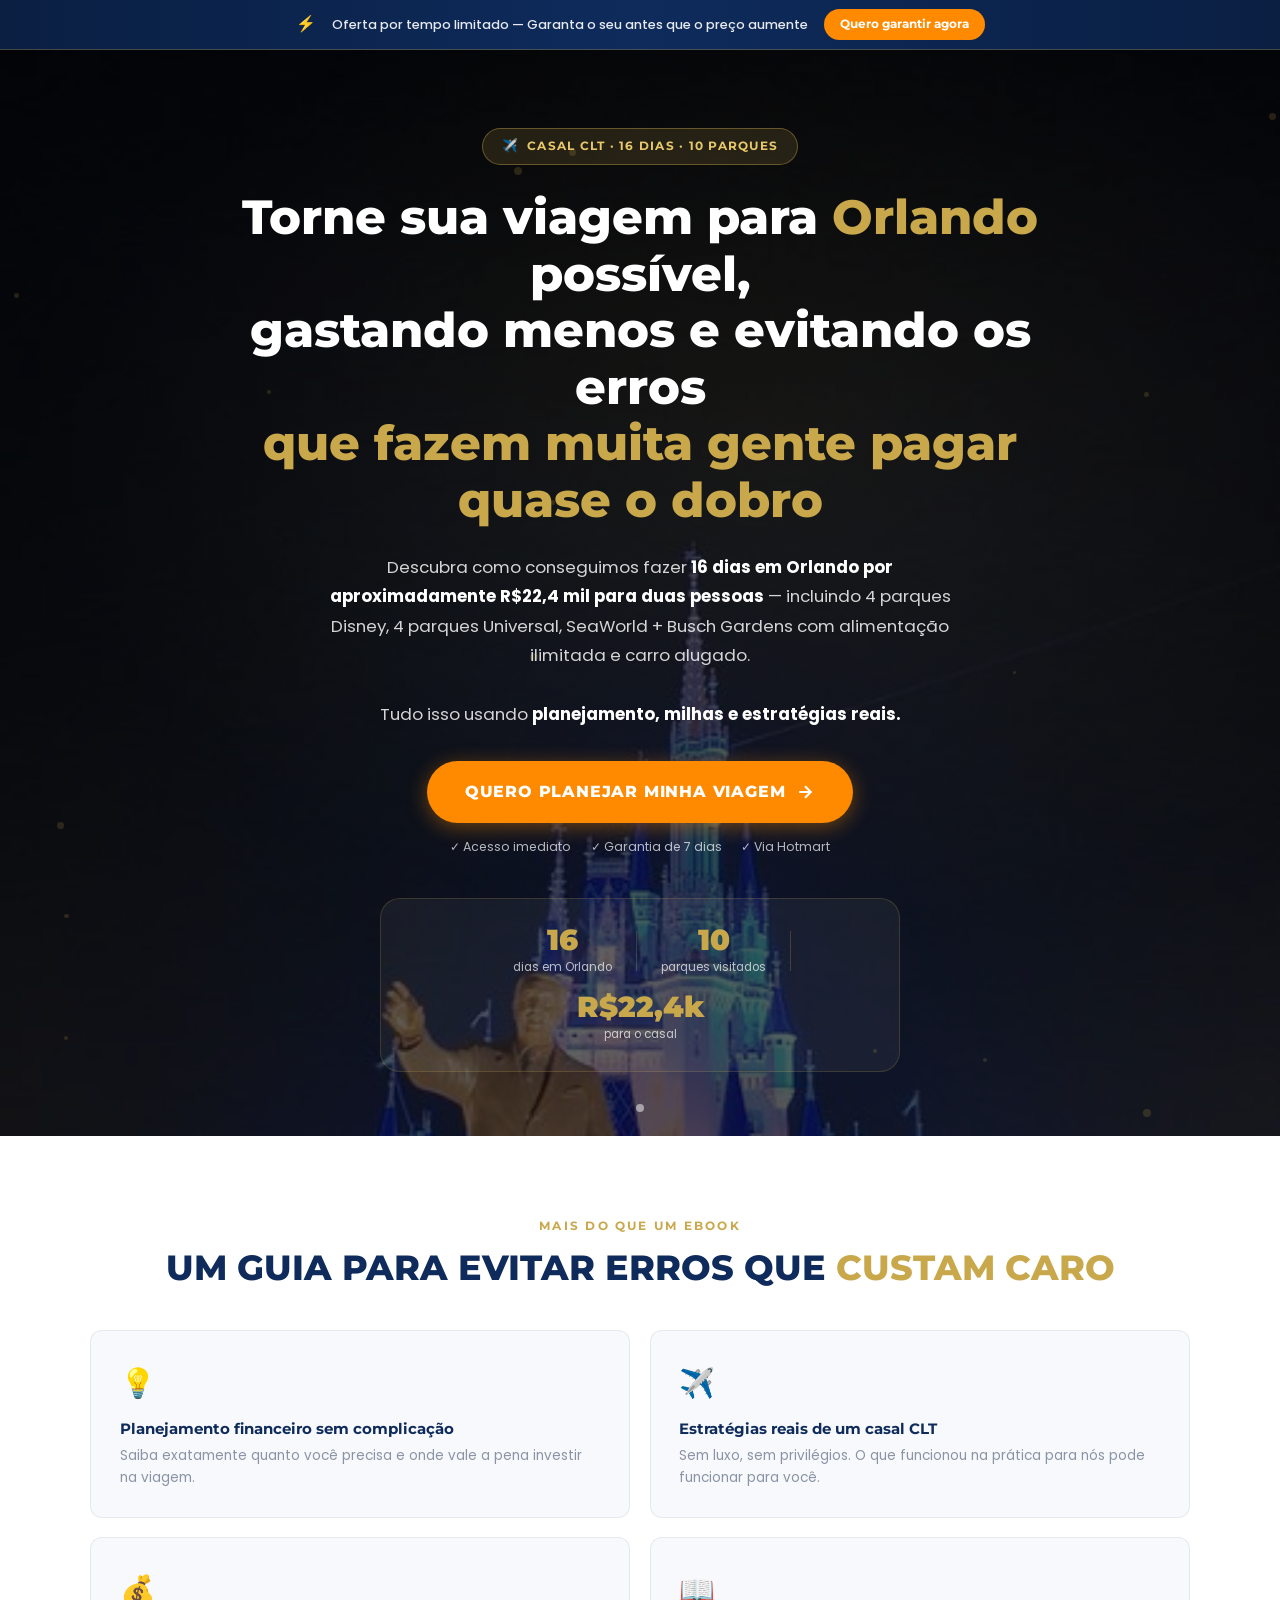
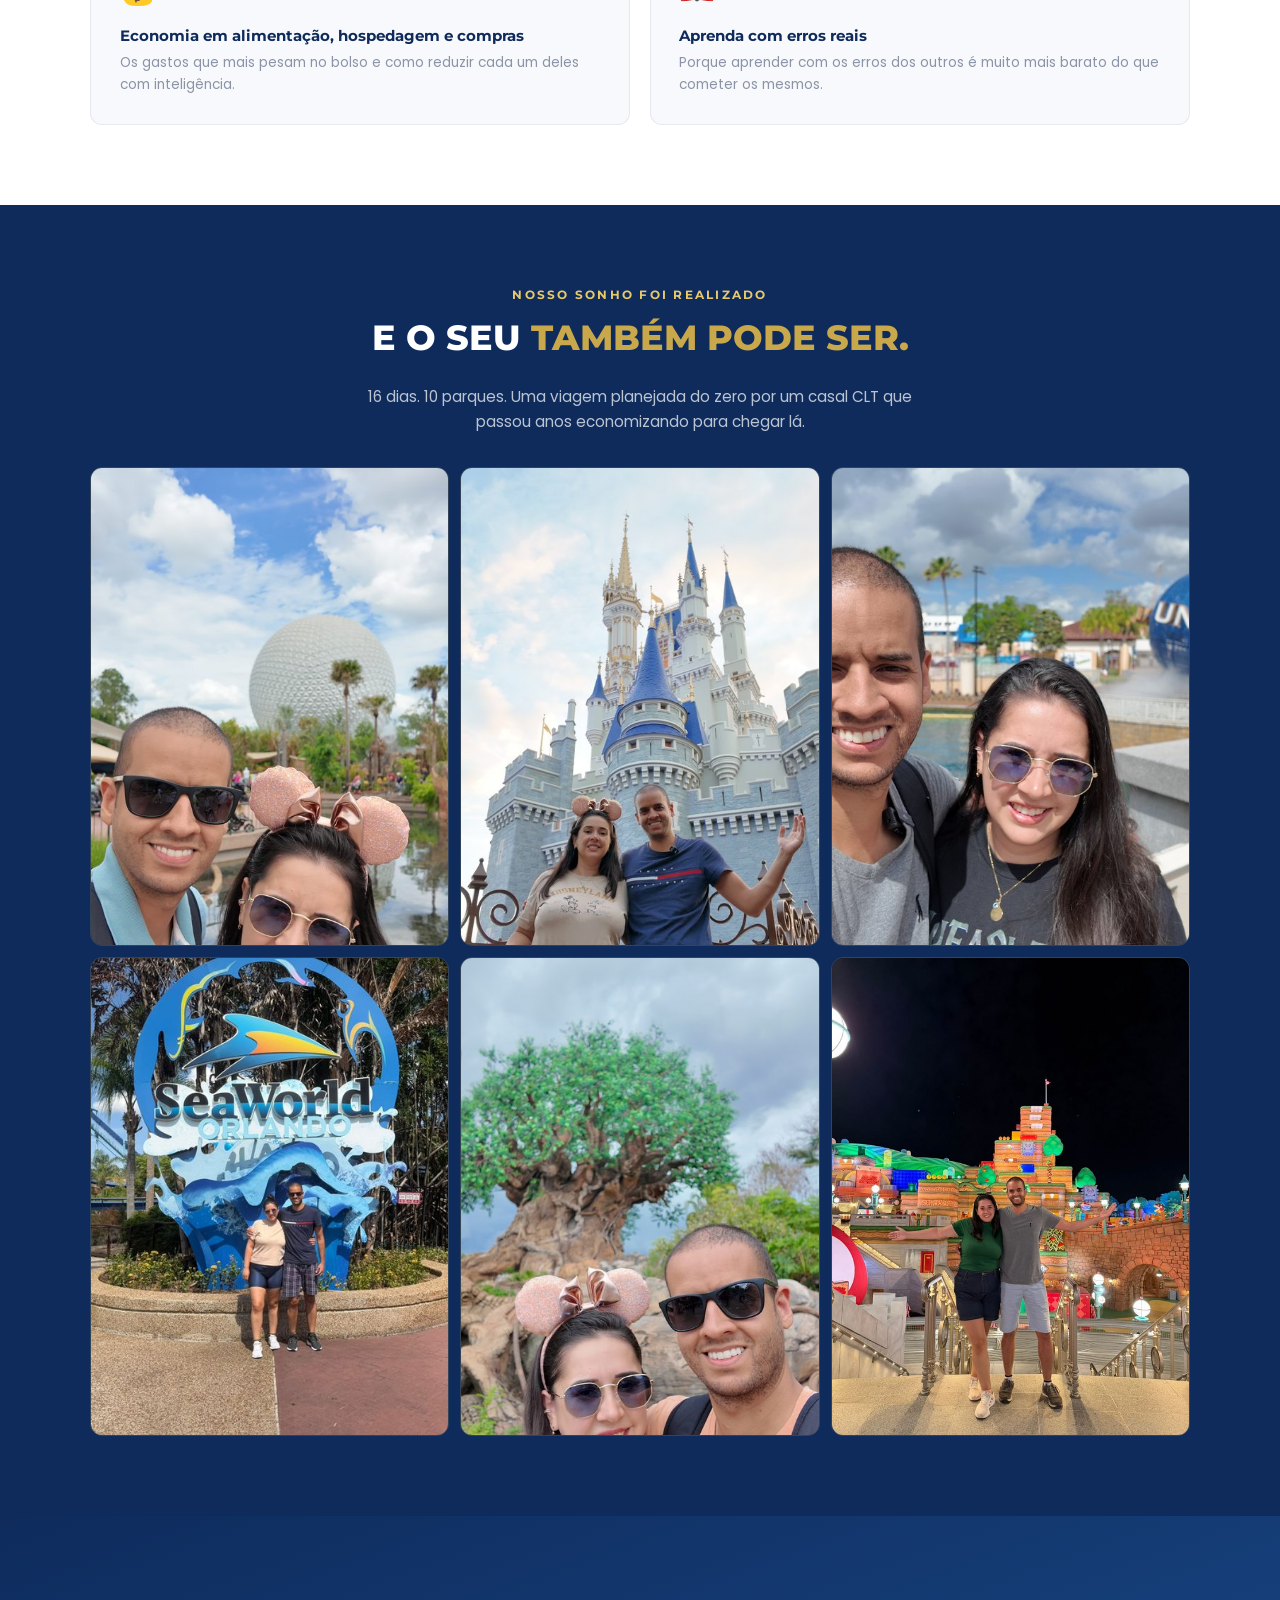
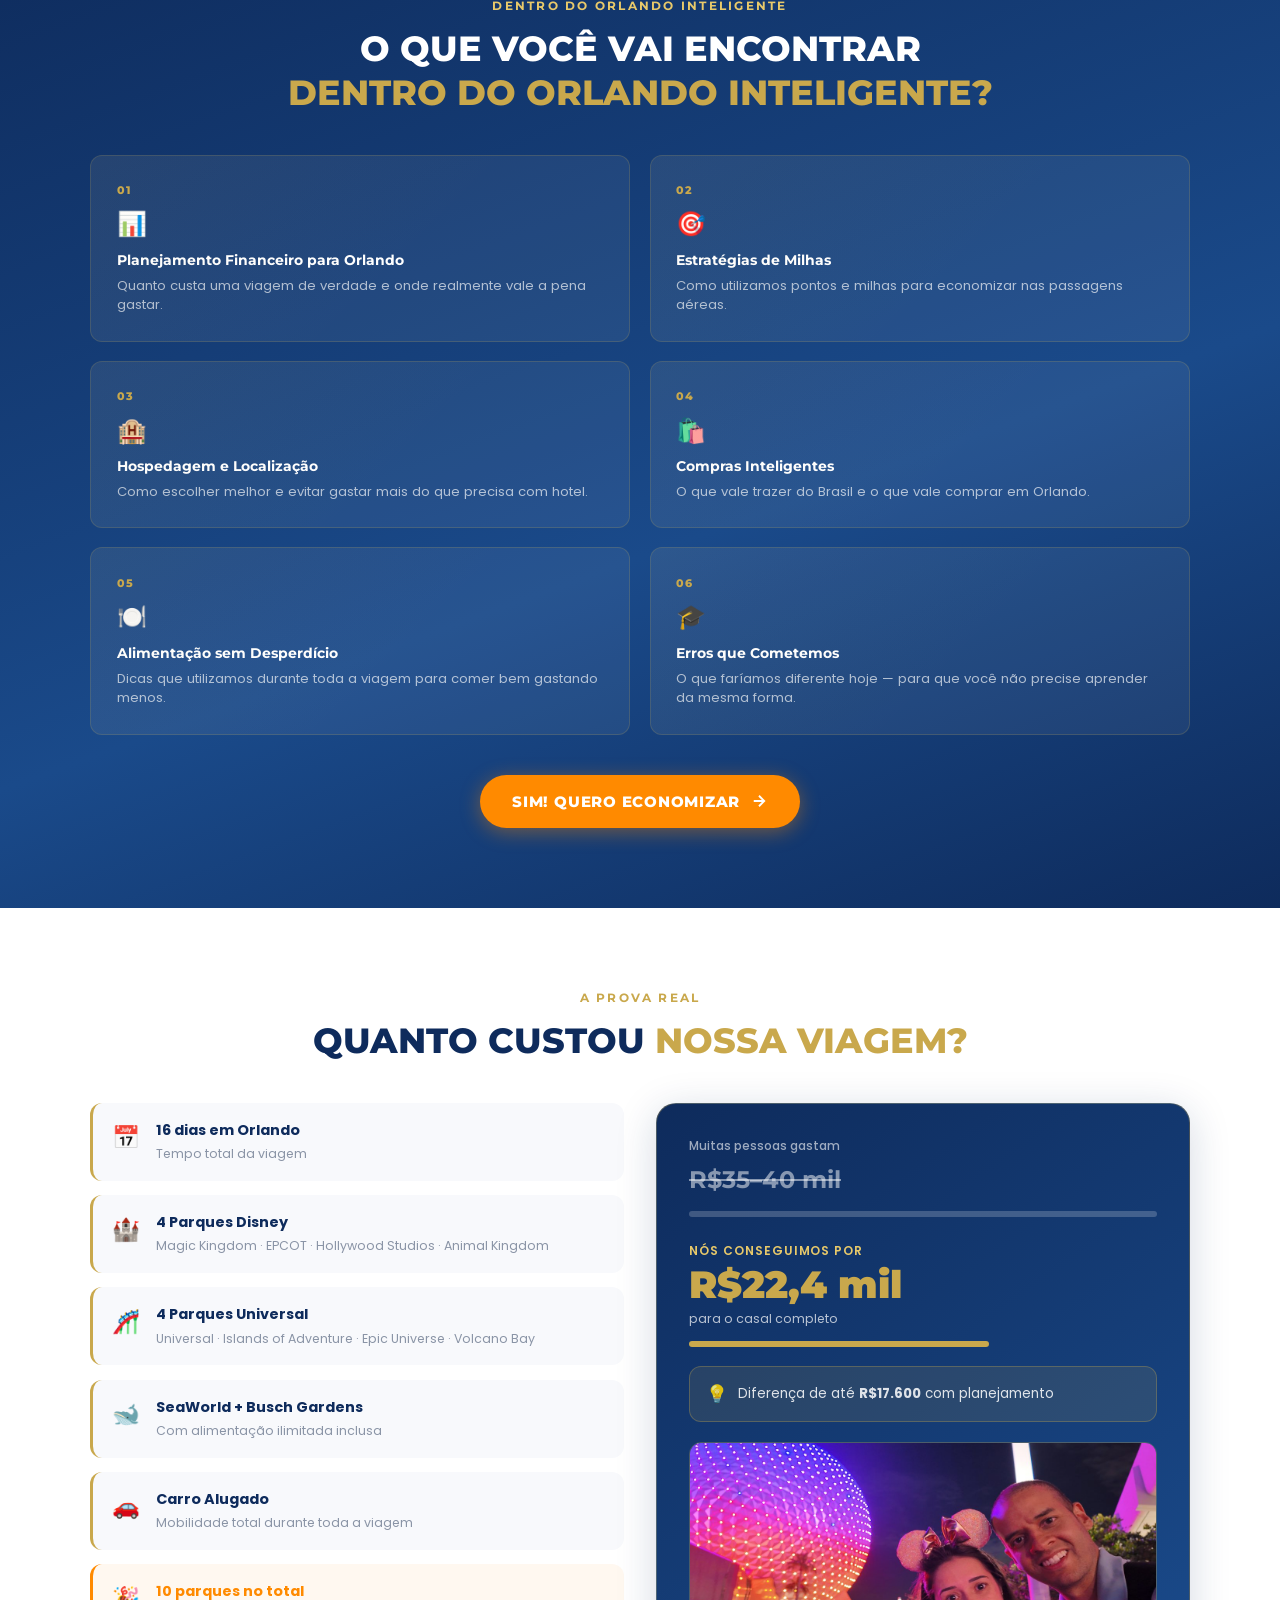
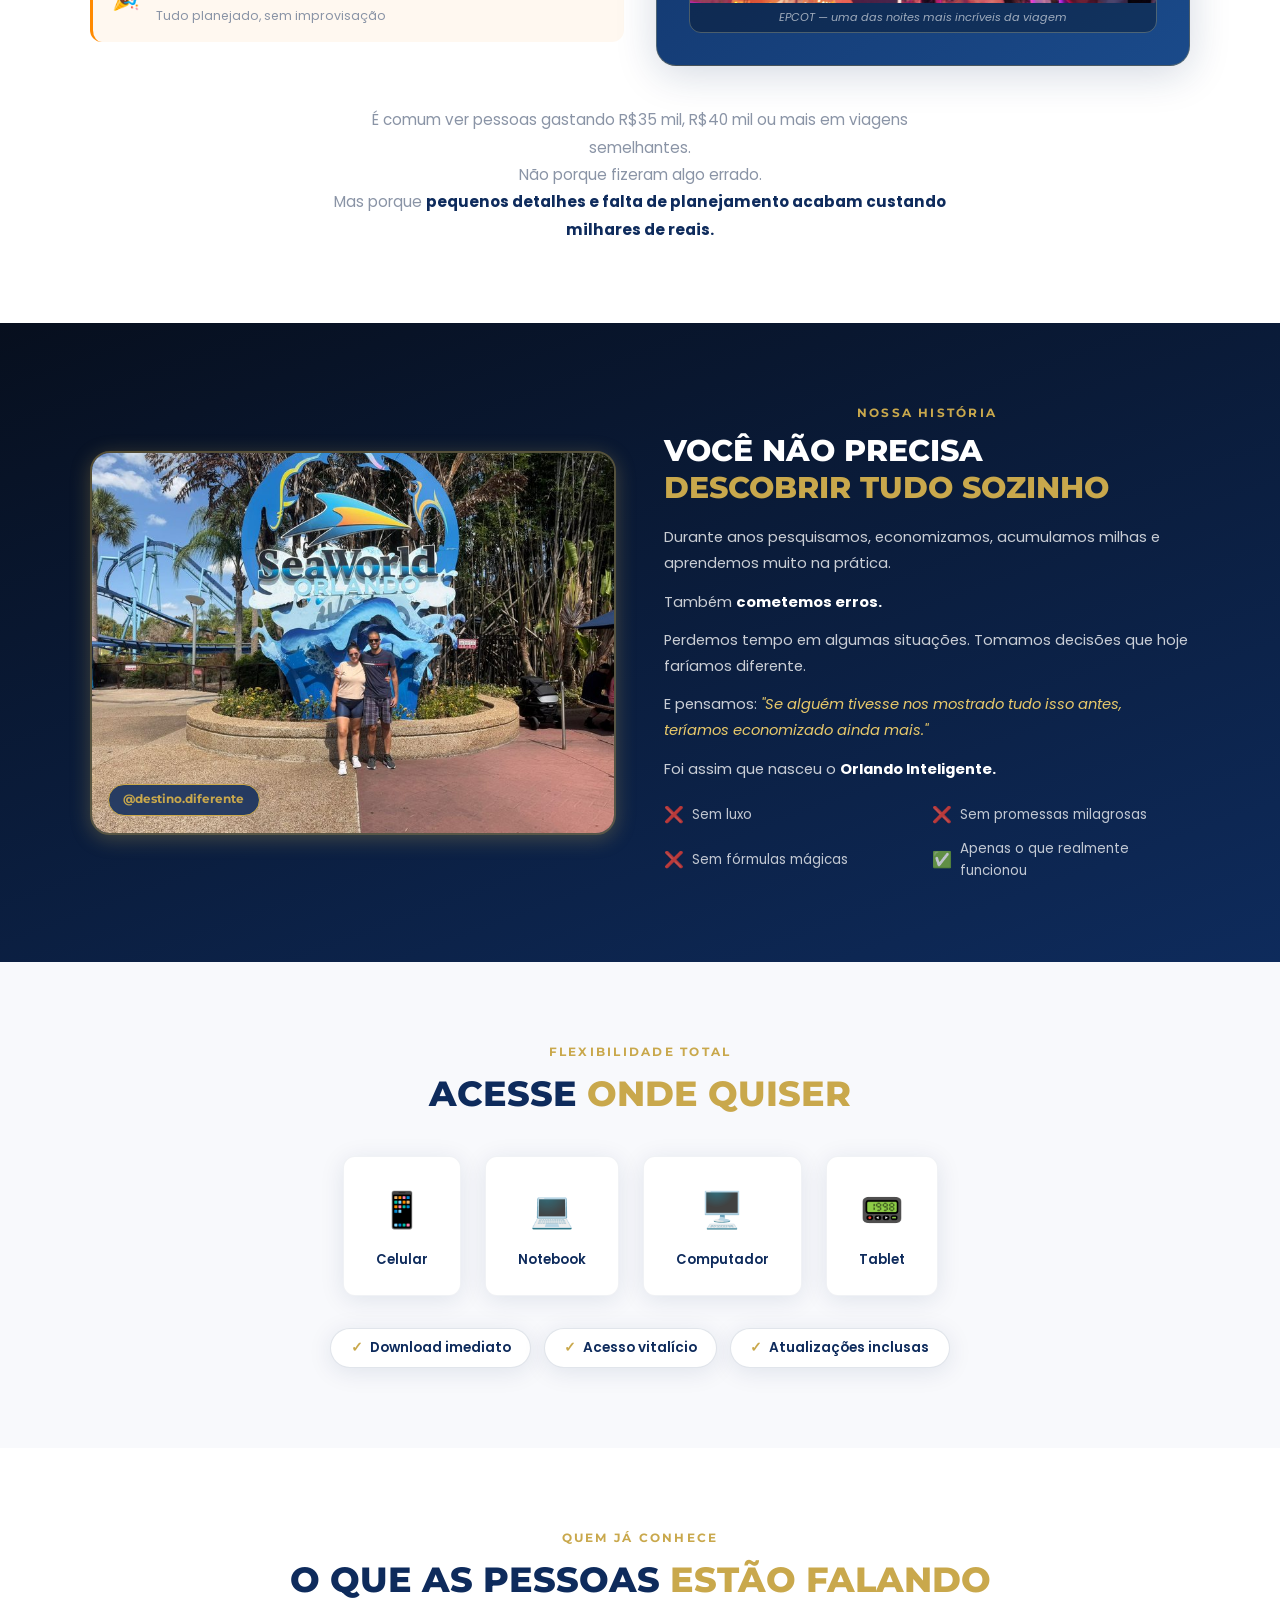
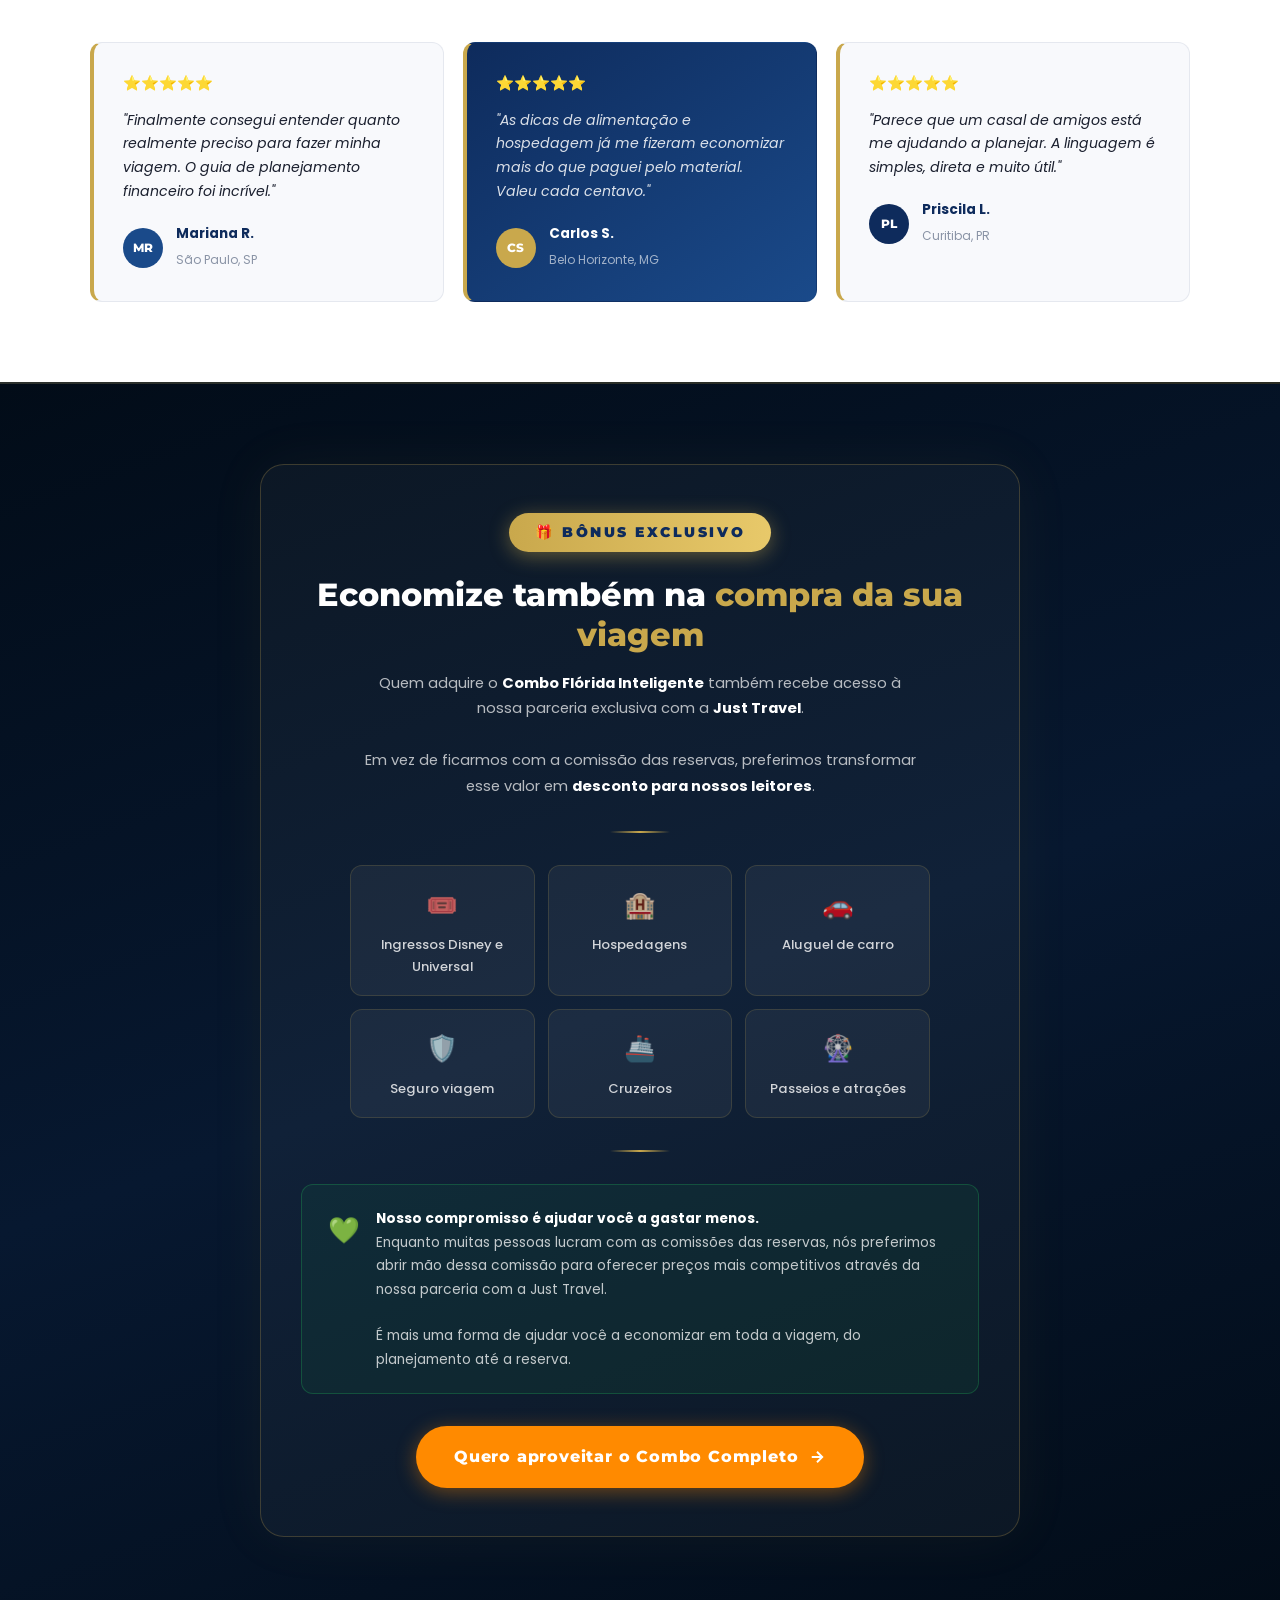
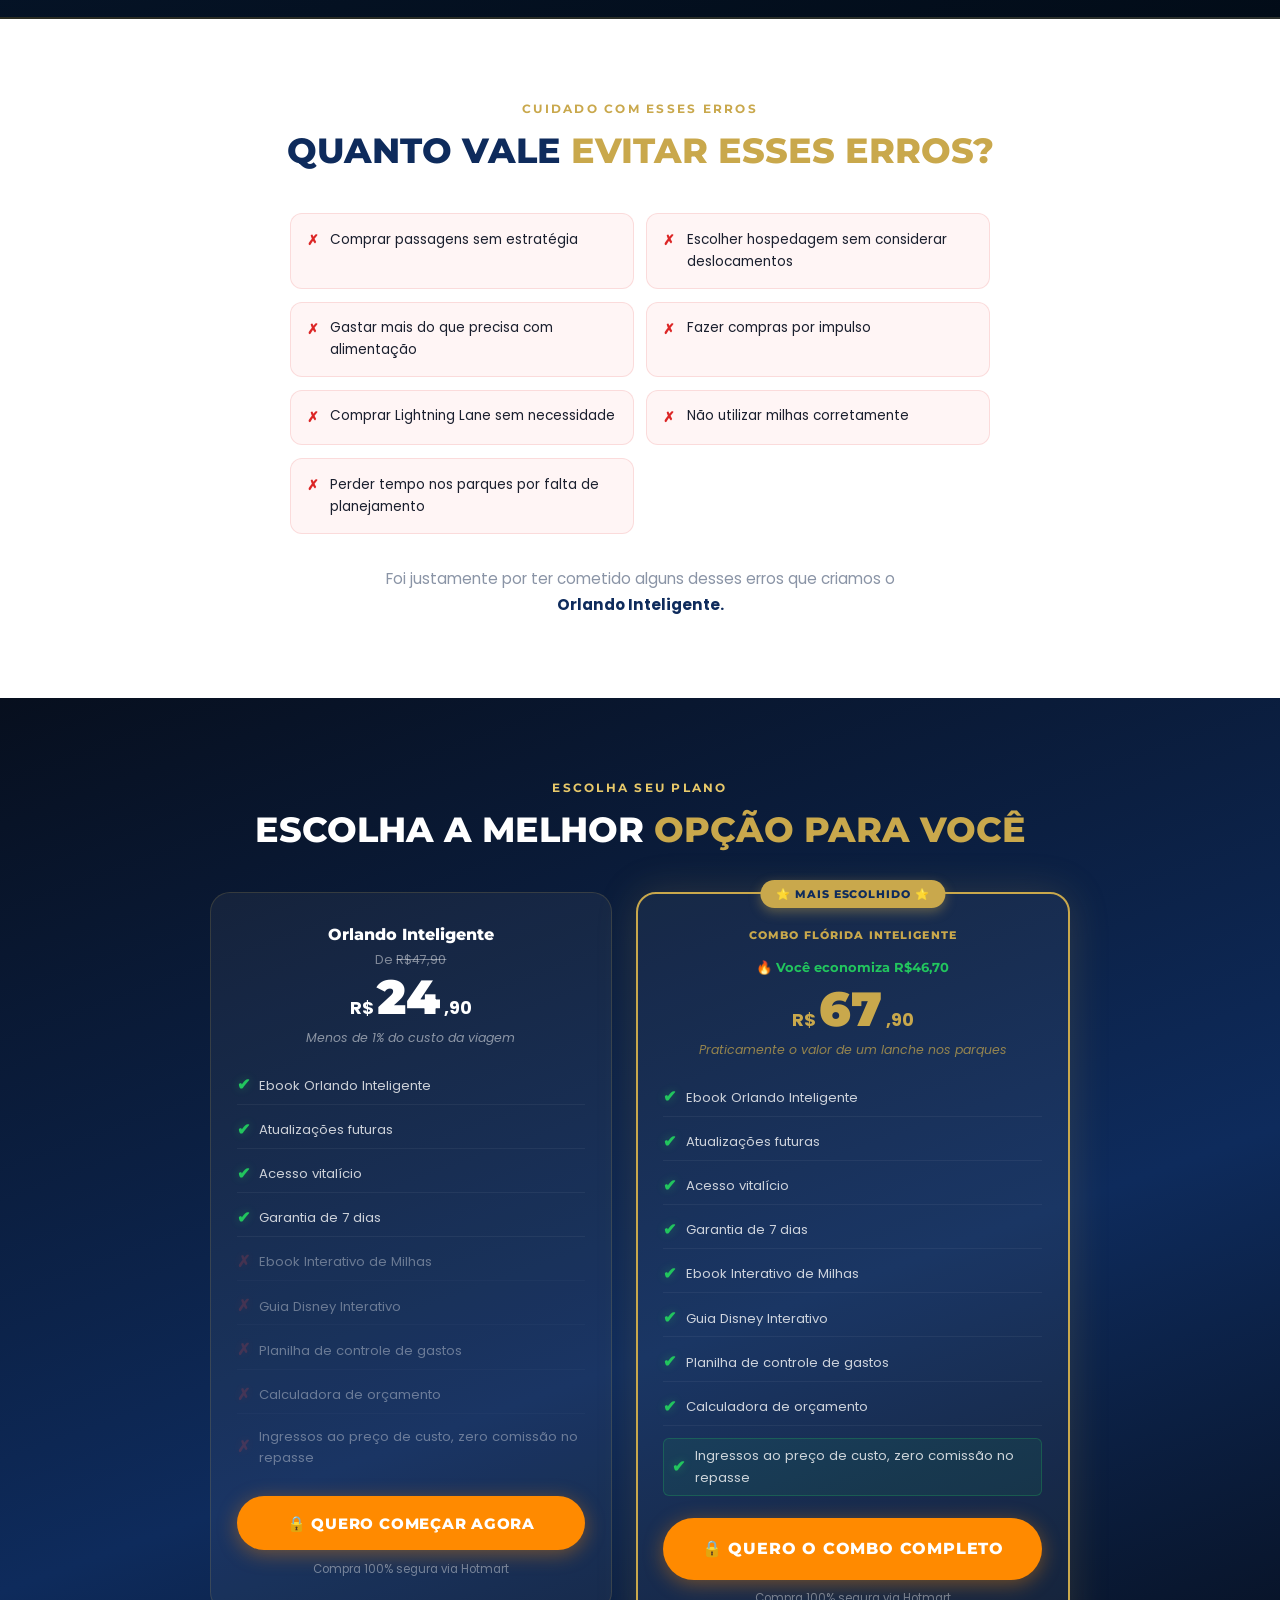
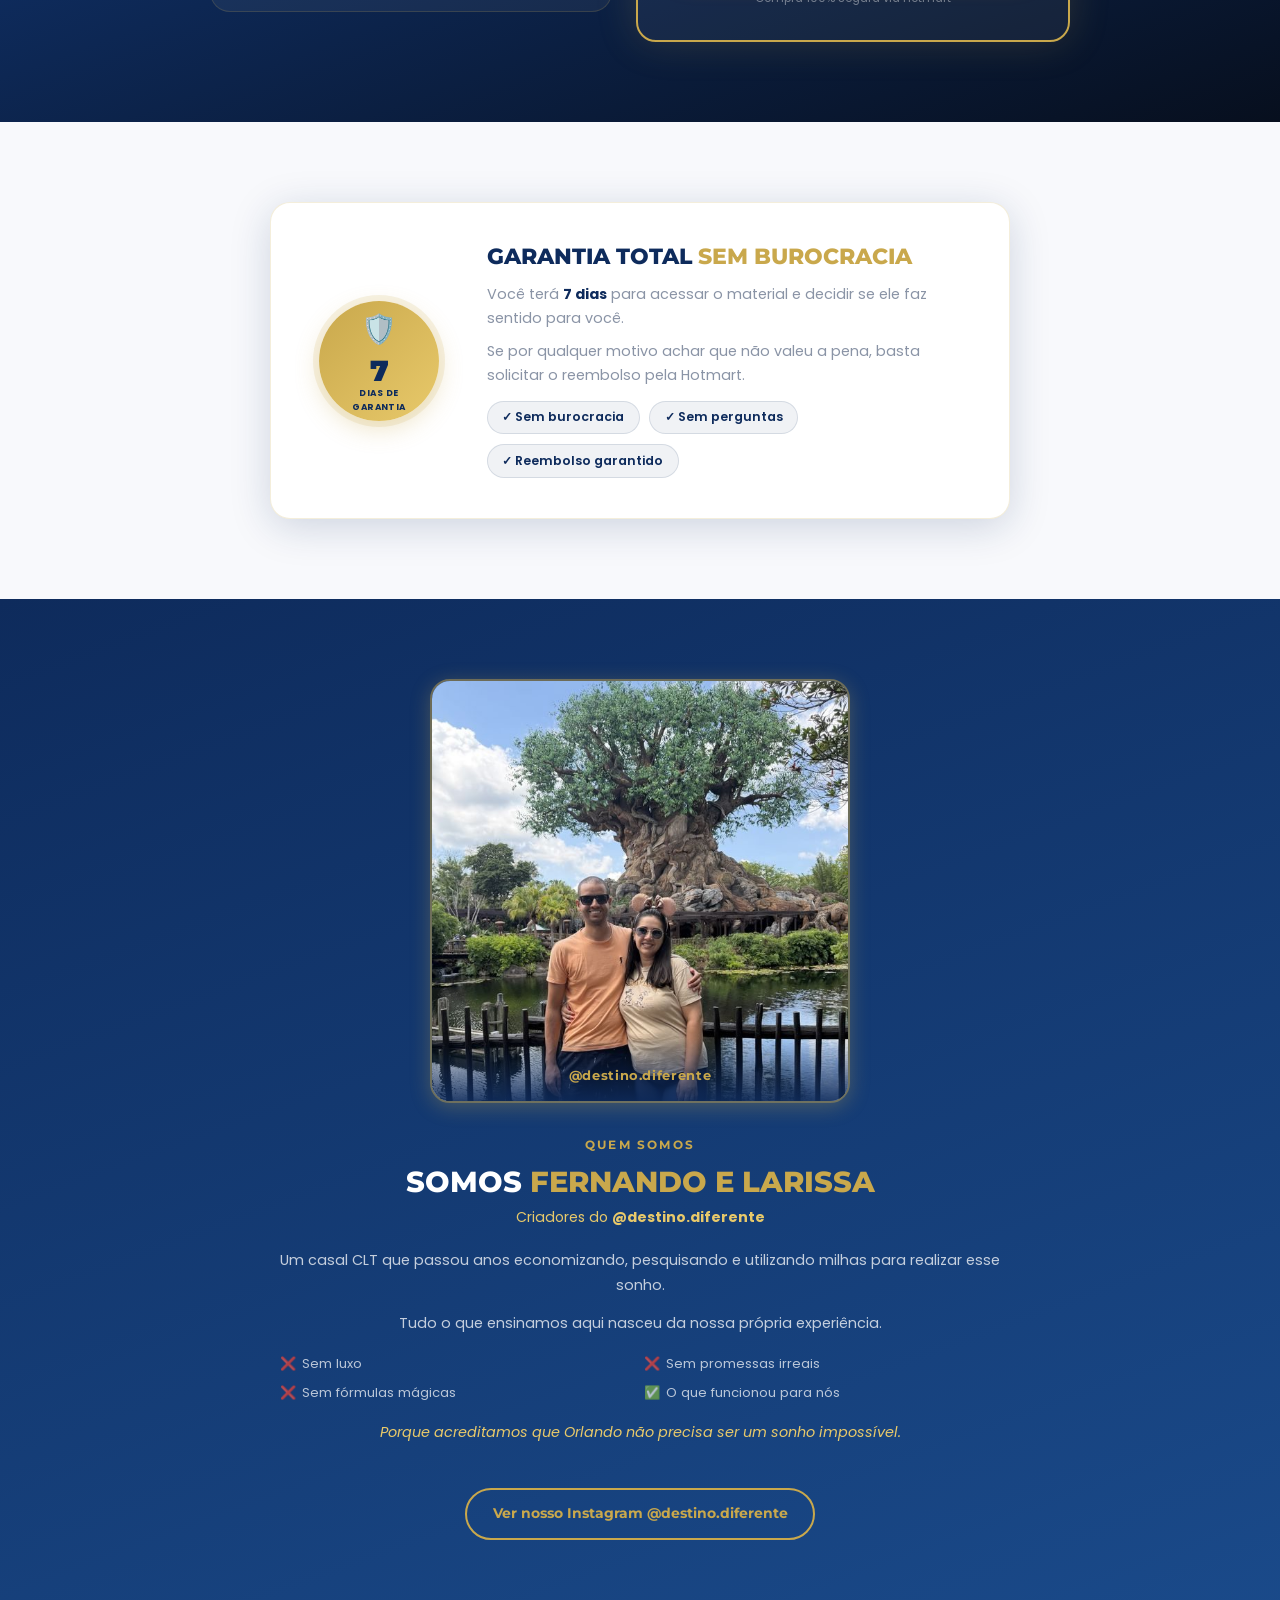
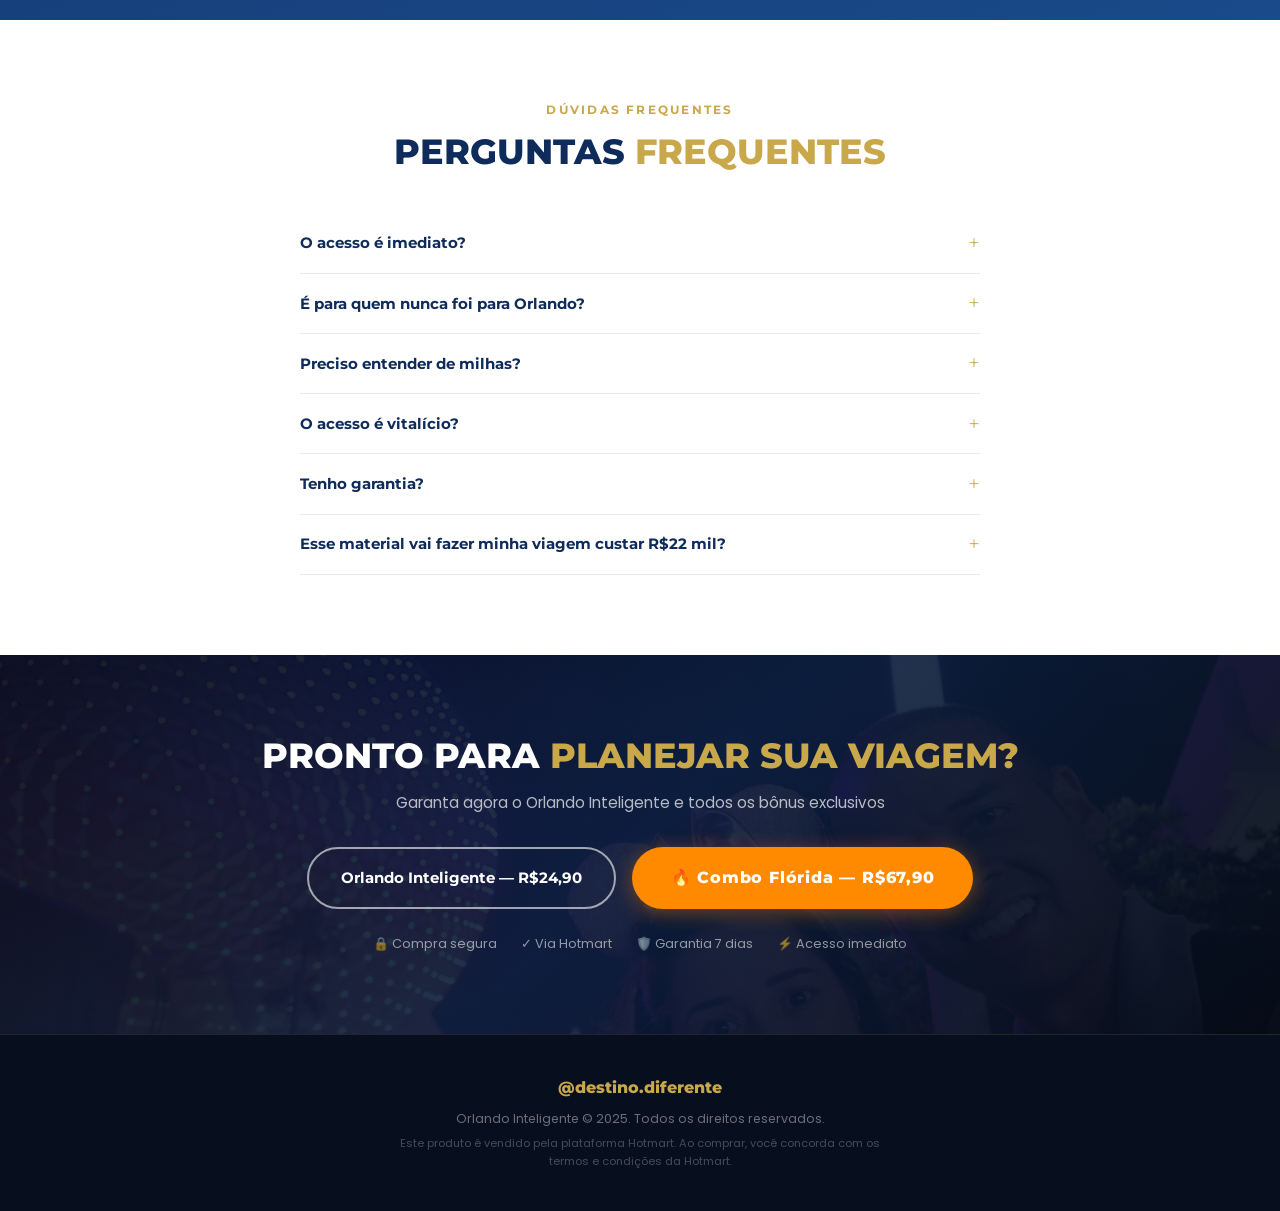
<file: index.html>
<!DOCTYPE html>
<html lang="pt-BR">
<head>
  <meta charset="UTF-8" />
  <meta name="viewport" content="width=device-width, initial-scale=1.0" />
  <title>Orlando Inteligente — Planeje sua viagem gastando menos</title>
  <meta name="description" content="Descubra como um casal CLT fez 16 dias em Orlando por R$22,4 mil. Planejamento, milhas e estratégias reais." />
  <link rel="preconnect" href="https://fonts.googleapis.com" />
  <link rel="preconnect" href="https://fonts.gstatic.com" crossorigin />
  <link href="https://fonts.googleapis.com/css2?family=Montserrat:wght@400;500;600;700;800;900&family=Poppins:wght@300;400;500;600;700&display=swap" rel="stylesheet" />
  <link rel="stylesheet" href="styles.css" />
</head>
<body>

  <!-- ===== URGENCY BAR ===== -->
  <div class="urgency-bar" id="urgencyBar">
    <div class="urgency-inner">
      <span class="urgency-icon">⚡</span>
      <span class="urgency-text">Oferta por tempo limitado &mdash; Garanta o seu antes que o preço aumente</span>
      <a href="#pricing" class="urgency-btn">Quero garantir agora</a>
    </div>
  </div>

  <!-- ===== HERO ===== -->
  <section class="hero" id="home">
    <div class="hero-bg-photo">
      <img src="images/dji_castle_night.jpg" alt="Casal no Magic Kingdom à noite" />
    </div>
    <div class="hero-overlay"></div>
    <div class="hero-particles" id="heroParticles"></div>
    <div class="container hero-content reveal">
      <div class="hero-badge">
        <span>✈️</span> Casal CLT · 16 dias · 10 parques
      </div>
      <h1 class="hero-title">
        Torne sua viagem para <span class="gold">Orlando</span> possível,<br />
        gastando menos e evitando os erros<br />
        <span class="highlight-line">que fazem muita gente pagar quase o dobro</span>
      </h1>
      <p class="hero-subtitle">
        Descubra como conseguimos fazer <strong>16 dias em Orlando por aproximadamente R$22,4 mil para duas pessoas</strong> — incluindo 4 parques Disney, 4 parques Universal, SeaWorld + Busch Gardens com alimentação ilimitada e carro alugado.
        <br /><br />
        Tudo isso usando <strong>planejamento, milhas e estratégias reais.</strong>
      </p>
      <div class="hero-cta-group">
        <a href="#pricing" class="btn-primary btn-xl pulse-glow">
          <span>QUERO PLANEJAR MINHA VIAGEM</span>
          <svg width="20" height="20" viewBox="0 0 24 24" fill="none" stroke="currentColor" stroke-width="2.5"><path d="M5 12h14M12 5l7 7-7 7"/></svg>
        </a>
        <div class="hero-trust">
          <span>✓ Acesso imediato</span>
          <span>✓ Garantia de 7 dias</span>
          <span>✓ Via Hotmart</span>
        </div>
      </div>
      <div class="hero-stats">
        <div class="stat-item">
          <span class="stat-num">16</span>
          <span class="stat-label">dias em Orlando</span>
        </div>
        <div class="stat-divider"></div>
        <div class="stat-item">
          <span class="stat-num">10</span>
          <span class="stat-label">parques visitados</span>
        </div>
        <div class="stat-divider"></div>
        <div class="stat-item">
          <span class="stat-num">R$22,4k</span>
          <span class="stat-label">para o casal</span>
        </div>
      </div>
    </div>
    <div class="hero-scroll-indicator"><div class="scroll-dot"></div></div>
  </section>

  <!-- ===== CREDIBILIDADE ===== -->
  <section class="credibility" id="benefits">
    <div class="container">
      <p class="section-eyebrow reveal">Mais do que um ebook</p>
      <h2 class="section-title reveal">UM GUIA PARA EVITAR ERROS QUE <span class="gold">CUSTAM CARO</span></h2>
      <div class="cred-grid reveal-stagger">
        <div class="cred-card">
          <div class="cred-icon">💡</div>
          <h3>Planejamento financeiro sem complicação</h3>
          <p>Saiba exatamente quanto você precisa e onde vale a pena investir na viagem.</p>
        </div>
        <div class="cred-card">
          <div class="cred-icon">✈️</div>
          <h3>Estratégias reais de um casal CLT</h3>
          <p>Sem luxo, sem privilégios. O que funcionou na prática para nós pode funcionar para você.</p>
        </div>
        <div class="cred-card">
          <div class="cred-icon">💰</div>
          <h3>Economia em alimentação, hospedagem e compras</h3>
          <p>Os gastos que mais pesam no bolso e como reduzir cada um deles com inteligência.</p>
        </div>
        <div class="cred-card">
          <div class="cred-icon">📖</div>
          <h3>Aprenda com erros reais</h3>
          <p>Porque aprender com os erros dos outros é muito mais barato do que cometer os mesmos.</p>
        </div>
      </div>
    </div>
  </section>

  <!-- ===== GALERIA DOS PARQUES ===== -->
  <section class="parks-gallery" id="parks">
    <div class="container">
      <p class="section-eyebrow reveal">Nosso sonho foi realizado</p>
      <h2 class="section-title reveal">E O SEU <span class="gold">TAMBÉM PODE SER.</span></h2>
      <p class="parks-intro reveal">16 dias. 10 parques. Uma viagem planejada do zero por um casal CLT que passou anos economizando para chegar lá.</p>
      <div class="parks-grid reveal-stagger">
        <div class="park-photo-card">
          <img src="images/dji_epcot_day.jpg" alt="Fernando e Larissa no EPCOT" loading="lazy" />
        </div>
        <div class="park-photo-card">
          <img src="images/dji_castle_day.jpg" alt="Casal no Magic Kingdom" loading="lazy" />
        </div>
        <div class="park-photo-card">
          <img src="images/dji_universal_day.jpg" alt="Universal Studios" loading="lazy" />
        </div>
        <div class="park-photo-card">
          <img src="images/seaworld.jpg" alt="SeaWorld Orlando" loading="lazy" />
        </div>
        <div class="park-photo-card">
          <img src="images/dji_animal_k1.jpg" alt="Animal Kingdom" loading="lazy" />
        </div>
        <div class="park-photo-card">
          <img src="images/super_mario.jpg" alt="Super Nintendo World" loading="lazy" />
        </div>
      </div>
    </div>
  </section>

  <!-- ===== CONTEÚDO DO PRODUTO ===== -->
  <section class="content-section" id="content">
    <div class="container">
      <p class="section-eyebrow light reveal">Dentro do Orlando Inteligente</p>
      <h2 class="section-title light reveal">O QUE VOCÊ VAI ENCONTRAR<br /><span class="gold">DENTRO DO ORLANDO INTELIGENTE?</span></h2>
      <div class="modules-grid reveal-stagger">
        <div class="module-card">
          <div class="module-number">01</div>
          <div class="module-icon">📊</div>
          <h3>Planejamento Financeiro para Orlando</h3>
          <p>Quanto custa uma viagem de verdade e onde realmente vale a pena gastar.</p>
        </div>
        <div class="module-card">
          <div class="module-number">02</div>
          <div class="module-icon">🎯</div>
          <h3>Estratégias de Milhas</h3>
          <p>Como utilizamos pontos e milhas para economizar nas passagens aéreas.</p>
        </div>
        <div class="module-card">
          <div class="module-number">03</div>
          <div class="module-icon">🏨</div>
          <h3>Hospedagem e Localização</h3>
          <p>Como escolher melhor e evitar gastar mais do que precisa com hotel.</p>
        </div>
        <div class="module-card">
          <div class="module-number">04</div>
          <div class="module-icon">🛍️</div>
          <h3>Compras Inteligentes</h3>
          <p>O que vale trazer do Brasil e o que vale comprar em Orlando.</p>
        </div>
        <div class="module-card">
          <div class="module-number">05</div>
          <div class="module-icon">🍽️</div>
          <h3>Alimentação sem Desperdício</h3>
          <p>Dicas que utilizamos durante toda a viagem para comer bem gastando menos.</p>
        </div>
        <div class="module-card">
          <div class="module-number">06</div>
          <div class="module-icon">🎓</div>
          <h3>Erros que Cometemos</h3>
          <p>O que faríamos diferente hoje — para que você não precise aprender da mesma forma.</p>
        </div>
      </div>
      <div class="text-center reveal" style="margin-top:2.5rem">
        <a href="#pricing" class="btn-primary">
          <span>SIM! QUERO ECONOMIZAR</span>
          <svg width="18" height="18" viewBox="0 0 24 24" fill="none" stroke="currentColor" stroke-width="2.5"><path d="M5 12h14M12 5l7 7-7 7"/></svg>
        </a>
      </div>
    </div>
  </section>

  <!-- ===== QUANTO CUSTOU ===== -->
  <section class="trip-cost" id="trip">
    <div class="container">
      <p class="section-eyebrow reveal">A prova real</p>
      <h2 class="section-title reveal">QUANTO CUSTOU <span class="gold">NOSSA VIAGEM?</span></h2>
      <div class="trip-layout reveal">
        <div class="trip-items">
          <div class="trip-item">
            <div class="trip-icon">📅</div>
            <div class="trip-detail"><strong>16 dias em Orlando</strong><span>Tempo total da viagem</span></div>
          </div>
          <div class="trip-item">
            <div class="trip-icon">🏰</div>
            <div class="trip-detail"><strong>4 Parques Disney</strong><span>Magic Kingdom · EPCOT · Hollywood Studios · Animal Kingdom</span></div>
          </div>
          <div class="trip-item">
            <div class="trip-icon">🎢</div>
            <div class="trip-detail"><strong>4 Parques Universal</strong><span>Universal · Islands of Adventure · Epic Universe · Volcano Bay</span></div>
          </div>
          <div class="trip-item">
            <div class="trip-icon">🐋</div>
            <div class="trip-detail"><strong>SeaWorld + Busch Gardens</strong><span>Com alimentação ilimitada inclusa</span></div>
          </div>
          <div class="trip-item">
            <div class="trip-icon">🚗</div>
            <div class="trip-detail"><strong>Carro Alugado</strong><span>Mobilidade total durante toda a viagem</span></div>
          </div>
          <div class="trip-item highlight-item">
            <div class="trip-icon">🎉</div>
            <div class="trip-detail"><strong>10 parques no total</strong><span>Tudo planejado, sem improvisação</span></div>
          </div>
        </div>
        <div class="trip-total-card">
          <div class="trip-vs">
            <div class="trip-other">
              <span class="trip-other-label">Muitas pessoas gastam</span>
              <span class="trip-other-value">R$35–40 mil</span>
              <div class="trip-bar trip-bar-other"></div>
            </div>
            <div class="trip-our">
              <span class="trip-our-label">Nós conseguimos por</span>
              <div class="trip-value-big">R$22,4 mil</div>
              <span class="trip-our-sub">para o casal completo</span>
              <div class="trip-bar trip-bar-our"></div>
            </div>
          </div>
          <div class="trip-saving">
            <span class="saving-emoji">💡</span>
            <span>Diferença de até <strong>R$17.600</strong> com planejamento</span>
          </div>
          <div class="trip-photo-proof">
            <img src="images/dji_epcot_night.jpg" alt="EPCOT iluminado à noite" loading="lazy" />
            <div class="trip-photo-caption">EPCOT — uma das noites mais incríveis da viagem</div>
          </div>
        </div>
      </div>
      <div class="trip-bottom reveal">
        <p>É comum ver pessoas gastando R$35 mil, R$40 mil ou mais em viagens semelhantes.<br />
        Não porque fizeram algo errado.<br />
        Mas porque <strong>pequenos detalhes e falta de planejamento acabam custando milhares de reais.</strong></p>
      </div>
    </div>
  </section>

  <!-- ===== HISTÓRIA ===== -->
  <section class="story-section" id="story">
    <div class="container">
      <div class="story-layout reveal">
        <div class="story-image-col">
          <div class="story-photo-wrap story-photo-single">
            <img src="images/seaworld.jpg" alt="Fernando e Larissa no SeaWorld" class="story-photo" loading="lazy" />
            <div class="story-photo-badge">@destino.diferente</div>
          </div>
        </div>
        <div class="story-text-col">
          <p class="section-eyebrow">Nossa história</p>
          <h2 class="story-title">VOCÊ NÃO PRECISA<br /><span class="gold">DESCOBRIR TUDO SOZINHO</span></h2>
          <div class="story-body">
            <p>Durante anos pesquisamos, economizamos, acumulamos milhas e aprendemos muito na prática.</p>
            <p>Também <strong>cometemos erros.</strong></p>
            <p>Perdemos tempo em algumas situações. Tomamos decisões que hoje faríamos diferente.</p>
            <p>E pensamos: <em>"Se alguém tivesse nos mostrado tudo isso antes, teríamos economizado ainda mais."</em></p>
            <p>Foi assim que nasceu o <strong>Orlando Inteligente.</strong></p>
            <div class="story-pillars">
              <div class="pillar"><span class="pillar-icon">❌</span><span>Sem luxo</span></div>
              <div class="pillar"><span class="pillar-icon">❌</span><span>Sem promessas milagrosas</span></div>
              <div class="pillar"><span class="pillar-icon">❌</span><span>Sem fórmulas mágicas</span></div>
              <div class="pillar"><span class="pillar-icon">✅</span><span>Apenas o que realmente funcionou</span></div>
            </div>
          </div>
        </div>
      </div>
    </div>
  </section>

  <!-- ===== ACESSO MULTIPLATAFORMA ===== -->
  <section class="access-section" id="access">
    <div class="container">
      <p class="section-eyebrow reveal">Flexibilidade total</p>
      <h2 class="section-title reveal">ACESSE <span class="gold">ONDE QUISER</span></h2>
      <div class="devices-row reveal">
        <div class="device-card"><div class="device-icon float-1">📱</div><span>Celular</span></div>
        <div class="device-card"><div class="device-icon float-2">💻</div><span>Notebook</span></div>
        <div class="device-card"><div class="device-icon float-3">🖥️</div><span>Computador</span></div>
        <div class="device-card"><div class="device-icon float-1">📟</div><span>Tablet</span></div>
      </div>
      <div class="access-pills reveal">
        <div class="access-pill"><span class="pill-check">✓</span>Download imediato</div>
        <div class="access-pill"><span class="pill-check">✓</span>Acesso vitalício</div>
        <div class="access-pill"><span class="pill-check">✓</span>Atualizações inclusas</div>
      </div>
    </div>
  </section>

  <!-- ===== DEPOIMENTOS ===== -->
  <section class="testimonials" id="testimonials">
    <div class="container">
      <p class="section-eyebrow reveal">Quem já conhece</p>
      <h2 class="section-title reveal">O QUE AS PESSOAS <span class="gold">ESTÃO FALANDO</span></h2>
      <div class="testimonials-grid reveal-stagger">
        <div class="testi-card">
          <div class="testi-stars">⭐⭐⭐⭐⭐</div>
          <p class="testi-text">"Finalmente consegui entender quanto realmente preciso para fazer minha viagem. O guia de planejamento financeiro foi incrível."</p>
          <div class="testi-author">
            <div class="testi-avatar" style="background:#1a4a8a">MR</div>
            <div><strong>Mariana R.</strong><span>São Paulo, SP</span></div>
          </div>
        </div>
        <div class="testi-card testi-featured">
          <div class="testi-stars">⭐⭐⭐⭐⭐</div>
          <p class="testi-text">"As dicas de alimentação e hospedagem já me fizeram economizar mais do que paguei pelo material. Valeu cada centavo."</p>
          <div class="testi-author">
            <div class="testi-avatar" style="background:#C9A84C">CS</div>
            <div><strong>Carlos S.</strong><span>Belo Horizonte, MG</span></div>
          </div>
        </div>
        <div class="testi-card">
          <div class="testi-stars">⭐⭐⭐⭐⭐</div>
          <p class="testi-text">"Parece que um casal de amigos está me ajudando a planejar. A linguagem é simples, direta e muito útil."</p>
          <div class="testi-author">
            <div class="testi-avatar" style="background:#0E2B5C">PL</div>
            <div><strong>Priscila L.</strong><span>Curitiba, PR</span></div>
          </div>
        </div>
      </div>
    </div>
  </section>

  
  <!-- ===== BÔNUS EXCLUSIVO — JUST TRAVEL ===== -->
  <section class="just-travel-section" id="just-travel">
    <div class="container">
      <div class="jt-wrapper reveal">

        <div class="jt-header">
          <div class="jt-eyebrow">🎁 BÔNUS EXCLUSIVO</div>
          <h2 class="jt-title">Economize também na <span class="gold">compra da sua viagem</span></h2>
          <p class="jt-subtitle">
            Quem adquire o <strong>Combo Flórida Inteligente</strong> também recebe acesso à nossa parceria exclusiva com a <strong>Just Travel</strong>.<br /><br />
            Em vez de ficarmos com a comissão das reservas, preferimos transformar esse valor em <strong>desconto para nossos leitores</strong>.
          </p>
        </div>

        <div class="jt-divider"></div>

        <div class="jt-cards reveal-stagger">
          <div class="jt-card"><span class="jt-icon">🎟️</span><span>Ingressos Disney e Universal</span></div>
          <div class="jt-card"><span class="jt-icon">🏨</span><span>Hospedagens</span></div>
          <div class="jt-card"><span class="jt-icon">🚗</span><span>Aluguel de carro</span></div>
          <div class="jt-card"><span class="jt-icon">🛡️</span><span>Seguro viagem</span></div>
          <div class="jt-card"><span class="jt-icon">🚢</span><span>Cruzeiros</span></div>
          <div class="jt-card"><span class="jt-icon">🎡</span><span>Passeios e atrações</span></div>
        </div>

        <div class="jt-divider"></div>

        <div class="jt-commitment reveal">
          <div class="jt-commitment-icon">💚</div>
          <div class="jt-commitment-text">
            <strong>Nosso compromisso é ajudar você a gastar menos.</strong><br />
            Enquanto muitas pessoas lucram com as comissões das reservas, nós preferimos abrir mão dessa comissão para oferecer preços mais competitivos através da nossa parceria com a Just Travel.<br /><br />
            É mais uma forma de ajudar você a economizar em toda a viagem, do planejamento até a reserva.
          </div>
        </div>

        <div class="jt-cta reveal">
          <a href="#pricing" class="btn-primary btn-xl">
            <span>Quero aproveitar o Combo Completo</span>
            <svg width="18" height="18" viewBox="0 0 24 24" fill="none" stroke="currentColor" stroke-width="2.5"><path d="M5 12h14M12 5l7 7-7 7"/></svg>
          </a>
        </div>

      </div>
    </div>
  </section>

  <!-- ===== ERROS ===== -->
  <section class="mistakes-section" id="mistakes">
    <div class="container">
      <p class="section-eyebrow reveal">Cuidado com esses erros</p>
      <h2 class="section-title reveal">QUANTO VALE <span class="gold">EVITAR ESSES ERROS?</span></h2>
      <div class="mistakes-grid reveal-stagger">
        <div class="mistake-item"><span class="mistake-x">✗</span><span>Comprar passagens sem estratégia</span></div>
        <div class="mistake-item"><span class="mistake-x">✗</span><span>Escolher hospedagem sem considerar deslocamentos</span></div>
        <div class="mistake-item"><span class="mistake-x">✗</span><span>Gastar mais do que precisa com alimentação</span></div>
        <div class="mistake-item"><span class="mistake-x">✗</span><span>Fazer compras por impulso</span></div>
        <div class="mistake-item"><span class="mistake-x">✗</span><span>Comprar Lightning Lane sem necessidade</span></div>
        <div class="mistake-item"><span class="mistake-x">✗</span><span>Não utilizar milhas corretamente</span></div>
        <div class="mistake-item"><span class="mistake-x">✗</span><span>Perder tempo nos parques por falta de planejamento</span></div>
      </div>
      <div class="mistakes-cta reveal">
        <p>Foi justamente por ter cometido alguns desses erros que criamos o <strong>Orlando Inteligente.</strong></p>
      </div>
    </div>
  </section>

  <!-- ===== PREÇOS ===== -->
  <section class="pricing-section" id="pricing">
    <div class="container">
      <p class="section-eyebrow light reveal">Escolha seu plano</p>
      <h2 class="section-title light reveal">ESCOLHA A MELHOR <span class="gold">OPÇÃO PARA VOCÊ</span></h2>
      <div class="pricing-grid pricing-grid-equal reveal">

        <!-- ── EBOOK BÁSICO ── -->
        <div class="pricing-card">
          <div class="pricing-card-inner">
            <h3 class="plan-name">Orlando Inteligente</h3>
            <div class="plan-original">De <del>R$47,90</del></div>
            <div class="plan-price">
              <span class="price-currency">R$</span>
              <span class="price-value">24</span>
              <span class="price-cents">,90</span>
            </div>
            <div class="plan-note">Menos de 1% do custo da viagem</div>
            <ul class="plan-includes plan-includes-compare">
              <li><span class="check-gold">✔</span> Ebook Orlando Inteligente</li>
              <li><span class="check-gold">✔</span> Atualizações futuras</li>
              <li><span class="check-gold">✔</span> Acesso vitalício</li>
              <li><span class="check-gold">✔</span> Garantia de 7 dias</li>
              <li class="item-no"><span class="check-red">✗</span> Ebook Interativo de Milhas</li>
              <li class="item-no"><span class="check-red">✗</span> Guia Disney Interativo</li>
              <li class="item-no"><span class="check-red">✗</span> Planilha de controle de gastos</li>
              <li class="item-no"><span class="check-red">✗</span> Calculadora de orçamento</li>
              <li class="item-no"><span class="check-red">✗</span> Ingressos ao preço de custo, zero comissão no repasse</li>
            </ul>
            <a href="https://pay.hotmart.com/U106415435T?checkoutMode=10" target="_blank" class="btn-primary btn-full">
              <span>🔒 QUERO COMEÇAR AGORA</span>
            </a>
            <p class="plan-hotmart">Compra 100% segura via Hotmart</p>
          </div>
        </div>

        <!-- ── COMBO DESTAQUE ── -->
        <div class="pricing-card pricing-featured">
          <div class="pricing-badge-top">⭐ MAIS ESCOLHIDO ⭐</div>
          <div class="pricing-card-inner">
            <div class="combo-flag">COMBO FLÓRIDA INTELIGENTE</div>
            <div class="combo-saving">🔥 Você economiza R$46,70</div>
            <div class="plan-price gold-price">
              <span class="price-currency">R$</span>
              <span class="price-value">67</span>
              <span class="price-cents">,90</span>
            </div>
            <div class="plan-note gold-note">Praticamente o valor de um lanche nos parques</div>
            <ul class="plan-includes plan-includes-compare">
              <li><span class="check-gold">✔</span> Ebook Orlando Inteligente</li>
              <li><span class="check-gold">✔</span> Atualizações futuras</li>
              <li><span class="check-gold">✔</span> Acesso vitalício</li>
              <li><span class="check-gold">✔</span> Garantia de 7 dias</li>
              <li><span class="check-gold">✔</span> Ebook Interativo de Milhas</li>
              <li><span class="check-gold">✔</span> Guia Disney Interativo</li>
              <li><span class="check-gold">✔</span> Planilha de controle de gastos</li>
              <li><span class="check-gold">✔</span> Calculadora de orçamento</li>
              <li class="item-highlight"><span class="check-gold">✔</span> Ingressos ao preço de custo, zero comissão no repasse</li>
            </ul>
            <a href="https://pay.hotmart.com/I106554872V?checkoutMode=10" target="_blank" class="btn-primary btn-full btn-xl pulse-glow">
              <span>🔒 QUERO O COMBO COMPLETO</span>
            </a>
            <p class="plan-hotmart">Compra 100% segura via Hotmart</p>
          </div>
        </div>

      </div>
    </div>
  </section>


  <!-- ===== GARANTIA ===== -->
  <section class="guarantee-section" id="guarantee">
    <div class="container reveal">
      <div class="guarantee-card">
        <div class="guarantee-seal">
          <div class="seal-outer">
            <div class="seal-inner">
              <div class="seal-icon">🛡️</div>
              <div class="seal-text">
                <span class="seal-num">7</span>
                <span class="seal-label">dias de<br/>garantia</span>
              </div>
            </div>
          </div>
        </div>
        <div class="guarantee-text">
          <h2>GARANTIA TOTAL <span class="gold">SEM BUROCRACIA</span></h2>
          <p>Você terá <strong>7 dias</strong> para acessar o material e decidir se ele faz sentido para você.</p>
          <p>Se por qualquer motivo achar que não valeu a pena, basta solicitar o reembolso pela Hotmart.</p>
          <div class="guarantee-pills">
            <span>✓ Sem burocracia</span>
            <span>✓ Sem perguntas</span>
            <span>✓ Reembolso garantido</span>
          </div>
        </div>
      </div>
    </div>
  </section>

  <!-- ===== QUEM SOMOS ===== -->
  <section class="about-section" id="about">
    <div class="container">
      <div class="about-centered reveal">
        <div class="about-photo-center">
          <div class="about-photo-frame">
            <img src="images/foto3.jpg" alt="Fernando e Larissa no Animal Kingdom" class="about-photo" loading="lazy" />
            <div class="about-photo-overlay"><span>@destino.diferente</span></div>
          </div>
        </div>
        <div class="about-text-center">
          <p class="section-eyebrow">Quem somos</p>
          <h2 class="about-title">SOMOS <span class="gold">FERNANDO E LARISSA</span></h2>
          <p class="about-handle">Criadores do <strong>@destino.diferente</strong></p>
          <div class="about-body">
            <p>Um casal CLT que passou anos economizando, pesquisando e utilizando milhas para realizar esse sonho.</p>
            <p>Tudo o que ensinamos aqui nasceu da nossa própria experiência.</p>
            <div class="about-values">
              <div class="value-item"><span>❌</span> Sem luxo</div>
              <div class="value-item"><span>❌</span> Sem promessas irreais</div>
              <div class="value-item"><span>❌</span> Sem fórmulas mágicas</div>
              <div class="value-item"><span>✅</span> O que funcionou para nós</div>
            </div>
            <p class="about-belief"><em>Porque acreditamos que Orlando não precisa ser um sonho impossível.</em></p>
          </div>
          <a href="https://instagram.com/destino.diferente" target="_blank" class="btn-outline-gold">
            Ver nosso Instagram @destino.diferente
          </a>
        </div>
      </div>
    </div>
  </section>

  <!-- ===== FAQ ===== -->
  <section class="faq-section" id="faq">
    <div class="container">
      <p class="section-eyebrow reveal">Dúvidas frequentes</p>
      <h2 class="section-title reveal">PERGUNTAS <span class="gold">FREQUENTES</span></h2>
      <div class="faq-list reveal">
        <div class="faq-item">
          <button class="faq-question" aria-expanded="false"><span>O acesso é imediato?</span><span class="faq-icon">+</span></button>
          <div class="faq-answer"><p>Sim. Após a compra você recebe tudo imediatamente pela Hotmart, direto no seu e-mail.</p></div>
        </div>
        <div class="faq-item">
          <button class="faq-question" aria-expanded="false"><span>É para quem nunca foi para Orlando?</span><span class="faq-icon">+</span></button>
          <div class="faq-answer"><p>Sim. O material foi criado principalmente para quem está planejando a primeira viagem e não sabe por onde começar.</p></div>
        </div>
        <div class="faq-item">
          <button class="faq-question" aria-expanded="false"><span>Preciso entender de milhas?</span><span class="faq-icon">+</span></button>
          <div class="faq-answer"><p>Não. Todo o conteúdo foi pensado para iniciantes. Partimos do zero para explicar cada estratégia.</p></div>
        </div>
        <div class="faq-item">
          <button class="faq-question" aria-expanded="false"><span>O acesso é vitalício?</span><span class="faq-icon">+</span></button>
          <div class="faq-answer"><p>Sim. Você terá acesso para sempre ao material, incluindo todas as atualizações futuras.</p></div>
        </div>
        <div class="faq-item">
          <button class="faq-question" aria-expanded="false"><span>Tenho garantia?</span><span class="faq-icon">+</span></button>
          <div class="faq-answer"><p>Sim. Você possui 7 dias de garantia total pela Hotmart. Se não gostar por qualquer motivo, basta solicitar o reembolso.</p></div>
        </div>
        <div class="faq-item">
          <button class="faq-question" aria-expanded="false"><span>Esse material vai fazer minha viagem custar R$22 mil?</span><span class="faq-icon">+</span></button>
          <div class="faq-answer"><p>Cada viagem é única. Nosso objetivo é mostrar as estratégias que utilizamos e ajudar você a evitar erros que podem custar milhares de reais. O resultado depende do seu planejamento e perfil de viagem.</p></div>
        </div>
      </div>
    </div>
  </section>

  <!-- ===== CTA FINAL ===== -->
  <section class="final-cta" id="final">
    <div class="final-cta-bg">
      <img src="images/dji_epcot_night.jpg" alt="EPCOT noturno" loading="lazy" />
    </div>
    <div class="final-cta-overlay"></div>
    <div class="container reveal" style="position:relative;z-index:2">
      <h2 class="final-cta-title">PRONTO PARA <span class="gold">PLANEJAR SUA VIAGEM?</span></h2>
      <p class="final-cta-sub">Garanta agora o Orlando Inteligente e todos os bônus exclusivos</p>
      <div class="final-cta-btns">
        <a href="#pricing" class="btn-outline-white">Orlando Inteligente — R$24,90</a>
        <a href="#pricing" class="btn-primary btn-xl pulse-glow">🔥 Combo Flórida — R$67,90</a>
      </div>
      <div class="final-trust">
        <span>🔒 Compra segura</span>
        <span>✓ Via Hotmart</span>
        <span>🛡️ Garantia 7 dias</span>
        <span>⚡ Acesso imediato</span>
      </div>
    </div>
  </section>

  <!-- ===== FOOTER ===== -->
  <footer class="footer">
    <div class="container">
      <span class="footer-logo">@destino.diferente</span>
      <p>Orlando Inteligente &copy; 2025. Todos os direitos reservados.</p>
      <p class="footer-disclaimer">Este produto é vendido pela plataforma Hotmart. Ao comprar, você concorda com os termos e condições da Hotmart.</p>
    </div>
  </footer>

  <a href="#pricing" class="fab-btn" id="fabBtn" aria-label="Comprar agora">
    <span>🔒 GARANTIR MINHA VAGA</span>
  </a>

  <script src="script.js"></script>
  <script src="tracking.js"></script>
</body>
</html>
</file>
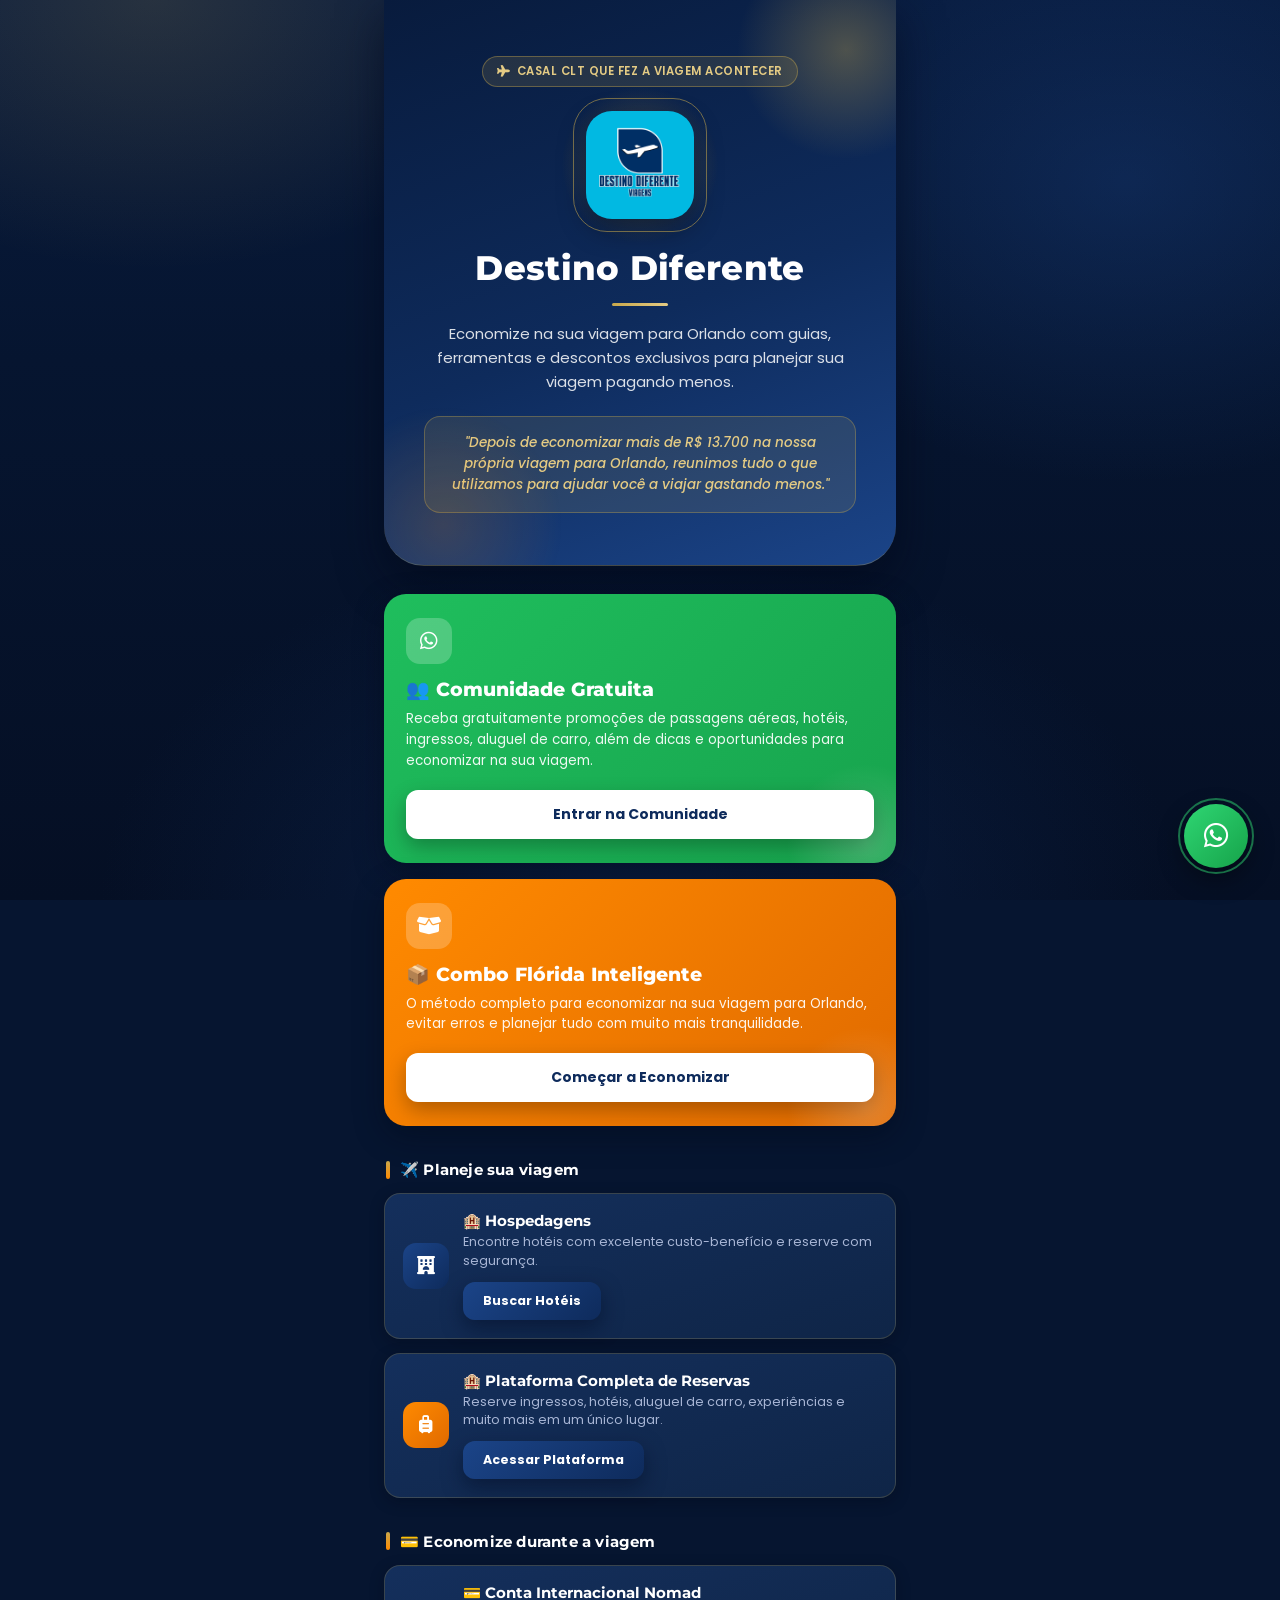
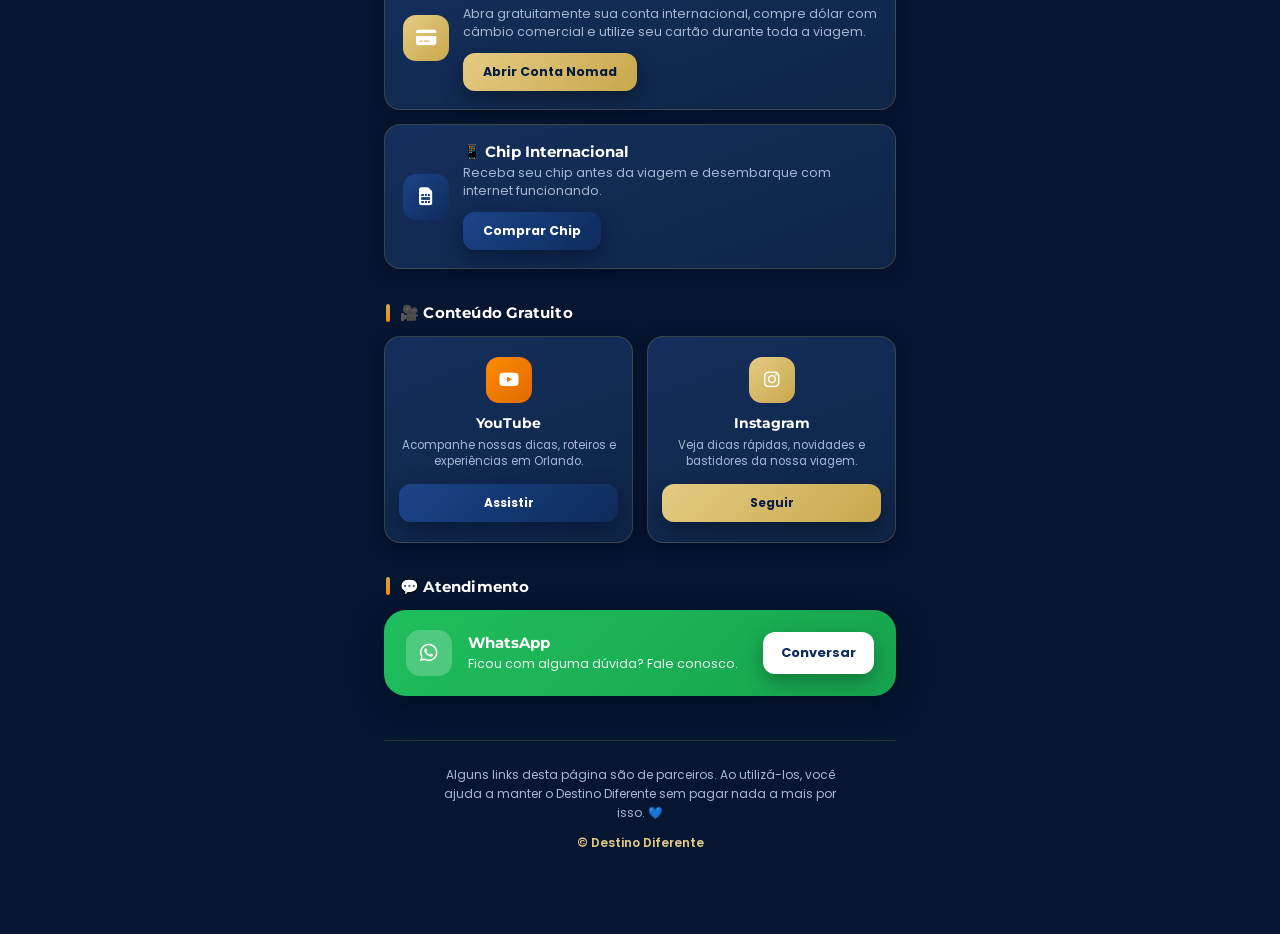
<file: links/index.html>
<!DOCTYPE html>
<html lang="pt-BR">
<head>
<meta charset="UTF-8">
<meta name="viewport" content="width=device-width, initial-scale=1.0">
<title>Destino Diferente — Links Oficiais</title>
<meta name="description" content="Central oficial da Destino Diferente: comunidade gratuita, Combo Flórida Inteligente, hospedagens, ingressos e tudo para planejar sua viagem para Orlando gastando menos.">

<!-- Fonts -->
<link rel="preconnect" href="https://fonts.googleapis.com">
<link rel="preconnect" href="https://fonts.gstatic.com" crossorigin>
<link href="https://fonts.googleapis.com/css2?family=Montserrat:wght@700;800&family=Poppins:wght@400;500;600;700&display=swap" rel="stylesheet">

<!-- Font Awesome -->
<link rel="stylesheet" href="https://cdnjs.cloudflare.com/ajax/libs/font-awesome/6.5.1/css/all.min.css">

<link rel="icon" type="image/png" href="assets/logo.png">
<link rel="stylesheet" href="style.css">

<!-- Meta Pixel Code -->
<script>
!function(f,b,e,v,n,t,s)
{if(f.fbq)return;n=f.fbq=function(){n.callMethod?
n.callMethod.apply(n,arguments):n.queue.push(arguments)};
if(!f._fbq)f._fbq=n;n.push=n;n.loaded=!0;n.version='2.0';
n.queue=[];t=b.createElement(e);t.async=!0;
t.src=v;s=b.getElementsByTagName(e)[0];
s.parentNode.insertBefore(t,s)}(window, document,'script',
'https://connect.facebook.net/en_US/fbevents.js');
fbq('init', '1246179545938164');
fbq('track', 'PageView');
</script>
<noscript><img height="1" width="1" style="display:none"
src="https://www.facebook.com/tr?id=1246179545938164&ev=PageView&noscript=1"
/></noscript>
<!-- End Meta Pixel Code -->

</head>
<body>

<div class="bg-glow"></div>

<!-- Botão flutuante do WhatsApp -->
<a href="#" data-link="whatsapp" target="_blank" rel="noopener" class="whatsapp-float" aria-label="Falar no WhatsApp">
  <i class="fa-brands fa-whatsapp"></i>
</a>

<div class="wrap">

  <!-- ===================== HERO ===================== -->
  <header class="hero">
    <div class="hero-inner">
      <span class="hero-eyebrow"><i class="fa-solid fa-plane"></i> Casal CLT que fez a viagem acontecer</span>
      <div class="logo-emblem">
        <img src="assets/logo.png" alt="Destino Diferente" class="logo">
      </div>
      <h1 class="hero-title">Destino Diferente</h1>
      <div class="hero-divider"></div>
      <p class="hero-text">
        Economize na sua viagem para Orlando com guias, ferramentas e descontos
        exclusivos para planejar sua viagem pagando menos.
      </p>
      <div class="hero-quote">
        "Depois de economizar mais de R$ 13.700 na nossa própria viagem para Orlando,
        reunimos tudo o que utilizamos para ajudar você a viajar gastando menos."
      </div>
    </div>
  </header>

  <!-- ===================== CARDS EM DESTAQUE ===================== -->
  <section class="featured">

    <a href="#" data-link="comunidade" target="_blank" rel="noopener" class="card-featured community">
      <div class="badge-icon"><i class="fa-brands fa-whatsapp"></i></div>
      <h3>👥 Comunidade Gratuita</h3>
      <p>Receba gratuitamente promoções de passagens aéreas, hotéis, ingressos, aluguel de
      carro, além de dicas e oportunidades para economizar na sua viagem.</p>
      <span class="btn btn-light">Entrar na Comunidade</span>
    </a>

    <a href="#" data-link="combo" target="_blank" rel="noopener" class="card-featured combo">
      <div class="badge-icon"><i class="fa-solid fa-box-open"></i></div>
      <h3>📦 Combo Flórida Inteligente</h3>
      <p>O método completo para economizar na sua viagem para Orlando, evitar erros e
      planejar tudo com muito mais tranquilidade.</p>
      <span class="btn btn-light">Começar a Economizar</span>
    </a>

  </section>

  <!-- ===================== PLANEJE SUA VIAGEM ===================== -->
  <section class="section">
    <div class="section-label"><span class="bar"></span><h2>✈️ Planeje sua viagem</h2></div>

    <div class="card-grid">

      <div class="card">
        <div class="card-icon icon-navy"><i class="fa-solid fa-hotel"></i></div>
        <div class="card-body">
          <h3>🏨 Hospedagens</h3>
          <p>Encontre hotéis com excelente custo-benefício e reserve com segurança.</p>
          <a href="#" data-link="hoteis" target="_blank" rel="noopener" class="btn btn-solid-navy">Buscar Hotéis</a>
        </div>
      </div>

      <div class="card">
        <div class="card-icon icon-orange"><i class="fa-solid fa-suitcase-rolling"></i></div>
        <div class="card-body">
          <h3>🏨 Plataforma Completa de Reservas</h3>
          <p>Reserve ingressos, hotéis, aluguel de carro, experiências e muito mais em um único lugar.</p>
          <a href="#" data-link="ingressos" target="_blank" rel="noopener" class="btn btn-solid-navy">Acessar Plataforma</a>
        </div>
      </div>

    </div>
  </section>

  <!-- ===================== ECONOMIZE DURANTE A VIAGEM ===================== -->
  <section class="section">
    <div class="section-label"><span class="bar"></span><h2>💳 Economize durante a viagem</h2></div>

    <div class="card-grid">

      <div class="card">
        <div class="card-icon icon-gold"><i class="fa-solid fa-credit-card"></i></div>
        <div class="card-body">
          <h3>💳 Conta Internacional Nomad</h3>
          <p>Abra gratuitamente sua conta internacional, compre dólar com câmbio comercial e utilize seu cartão durante toda a viagem.</p>
          <a href="#" data-link="nomad" target="_blank" rel="noopener" class="btn btn-solid-gold">Abrir Conta Nomad</a>
        </div>
      </div>

      <div class="card">
        <div class="card-icon icon-navy"><i class="fa-solid fa-sim-card"></i></div>
        <div class="card-body">
          <h3>📱 Chip Internacional</h3>
          <p>Receba seu chip antes da viagem e desembarque com internet funcionando.</p>
          <a href="#" data-link="chip" target="_blank" rel="noopener" class="btn btn-solid-navy">Comprar Chip</a>
        </div>
      </div>

    </div>
  </section>

  <!-- ===================== CONTEÚDO GRATUITO ===================== -->
  <section class="section">
    <div class="section-label"><span class="bar"></span><h2>🎥 Conteúdo Gratuito</h2></div>

    <div class="duo">

      <div class="card-duo">
        <div class="card-icon icon-orange" style="margin:0 auto 12px;"><i class="fa-brands fa-youtube"></i></div>
        <h3>YouTube</h3>
        <p>Acompanhe nossas dicas, roteiros e experiências em Orlando.</p>
        <a href="#" data-link="youtube" target="_blank" rel="noopener" class="btn btn-solid-navy">Assistir</a>
      </div>

      <div class="card-duo">
        <div class="card-icon icon-gold" style="margin:0 auto 12px;"><i class="fa-brands fa-instagram"></i></div>
        <h3>Instagram</h3>
        <p>Veja dicas rápidas, novidades e bastidores da nossa viagem.</p>
        <a href="#" data-link="instagram" target="_blank" rel="noopener" class="btn btn-solid-gold">Seguir</a>
      </div>

    </div>
  </section>

  <!-- ===================== ATENDIMENTO ===================== -->
  <section class="section">
    <div class="section-label"><span class="bar"></span><h2>💬 Atendimento</h2></div>

    <a href="#" data-link="whatsapp" target="_blank" rel="noopener" class="support">
      <div class="badge-icon"><i class="fa-brands fa-whatsapp"></i></div>
      <div class="support-text">
        <h3>WhatsApp</h3>
        <p>Ficou com alguma dúvida? Fale conosco.</p>
      </div>
      <span class="btn btn-light">Conversar</span>
    </a>
  </section>

  <!-- ===================== FOOTER ===================== -->
  <footer>
    <p class="footer-disclosure">
      Alguns links desta página são de parceiros. Ao utilizá-los, você ajuda a manter
      o Destino Diferente sem pagar nada a mais por isso. 💙
    </p>
    <p class="footer-copy">© Destino Diferente</p>
  </footer>

</div>

<script src="links.js"></script>
</body>
</html>
</file>
<file: styles.css>
/* ============================================================
   ORLANDO INTELIGENTE — styles.css
   Paleta: #0E2B5C (azul) | #C9A84C (dourado) | #FF8A00 (laranja)
   Fontes: Montserrat + Poppins
   ============================================================ */

/* ── RESET & BASE ─────────────────────────────────────────── */
*, *::before, *::after { box-sizing: border-box; margin: 0; padding: 0; }

:root {
  --blue:        #0E2B5C;
  --blue-mid:    #1a4a8a;
  --blue-light:  #1e5799;
  --gold:        #C9A84C;
  --gold-light:  #E8C96A;
  --orange:      #FF8A00;
  --orange-dark: #e07800;
  --white:       #FFFFFF;
  --off-white:   #F8F9FC;
  --gray-light:  #F0F2F7;
  --gray:        #8A94A6;
  --text:        #1A1F2E;
  --radius:      12px;
  --radius-lg:   20px;
  --shadow:      0 4px 24px rgba(14,43,92,.10);
  --shadow-lg:   0 8px 40px rgba(14,43,92,.18);
  --shadow-gold: 0 4px 20px rgba(201,168,76,.30);
  --transition:  all .35s cubic-bezier(.4,0,.2,1);
}

html { scroll-behavior: smooth; }

body {
  font-family: 'Poppins', sans-serif;
  color: var(--text);
  background: var(--white);
  overflow-x: hidden;
  font-size: 16px;
  line-height: 1.65;
}

img { display: block; max-width: 100%; height: auto; }
a { text-decoration: none; }
ul { list-style: none; }

.container {
  width: 100%;
  max-width: 1140px;
  margin: 0 auto;
  padding: 0 20px;
}

.text-center { text-align: center; }
.gold { color: var(--gold); }

/* ── TYPOGRAPHY ───────────────────────────────────────────── */
h1, h2, h3, h4 {
  font-family: 'Montserrat', sans-serif;
  font-weight: 800;
  line-height: 1.2;
}

.section-eyebrow {
  font-family: 'Montserrat', sans-serif;
  font-size: .78rem;
  font-weight: 700;
  letter-spacing: .18em;
  text-transform: uppercase;
  color: var(--gold);
  display: block;
  text-align: center;
  margin-bottom: .6rem;
}
.section-eyebrow.light { color: var(--gold-light); }

.section-title {
  font-size: clamp(1.5rem, 4vw, 2.2rem);
  text-align: center;
  color: var(--blue);
  margin-bottom: 2.5rem;
  line-height: 1.25;
}
.section-title.light { color: var(--white); }

/* ── BUTTONS ──────────────────────────────────────────────── */
.btn-primary {
  display: inline-flex;
  align-items: center;
  gap: .6rem;
  background: var(--orange);
  color: var(--white);
  font-family: 'Montserrat', sans-serif;
  font-size: .95rem;
  font-weight: 800;
  letter-spacing: .05em;
  padding: .9rem 2rem;
  border-radius: 50px;
  border: none;
  cursor: pointer;
  transition: var(--transition);
  box-shadow: 0 4px 20px rgba(255,138,0,.40);
  white-space: nowrap;
}
.btn-primary:hover {
  background: var(--orange-dark);
  transform: translateY(-2px);
  box-shadow: 0 8px 32px rgba(255,138,0,.50);
}
.btn-primary.btn-xl {
  font-size: 1rem;
  padding: 1.1rem 2.4rem;
}
.btn-primary.btn-full { width: 100%; justify-content: center; }

.btn-outline-gold {
  display: inline-flex;
  align-items: center;
  gap: .5rem;
  border: 2px solid var(--gold);
  color: var(--gold);
  font-family: 'Montserrat', sans-serif;
  font-size: .88rem;
  font-weight: 700;
  padding: .75rem 1.6rem;
  border-radius: 50px;
  transition: var(--transition);
}
.btn-outline-gold:hover {
  background: var(--gold);
  color: var(--blue);
}

.btn-outline-white {
  display: inline-flex;
  align-items: center;
  border: 2px solid rgba(255,255,255,.6);
  color: var(--white);
  font-family: 'Montserrat', sans-serif;
  font-size: .95rem;
  font-weight: 700;
  padding: 1rem 2rem;
  border-radius: 50px;
  transition: var(--transition);
}
.btn-outline-white:hover {
  border-color: var(--white);
  background: rgba(255,255,255,.1);
}

/* Pulse animation */
.pulse-glow {
  animation: pulseGlow 2.4s ease-in-out infinite;
}
@keyframes pulseGlow {
  0%,100% { box-shadow: 0 4px 20px rgba(255,138,0,.40); }
  50%      { box-shadow: 0 6px 36px rgba(255,138,0,.70); }
}

/* ── URGENCY BAR ──────────────────────────────────────────── */
.urgency-bar {
  position: fixed;
  top: 0; left: 0; right: 0;
  z-index: 1000;
  background: linear-gradient(90deg, #0a1f42 0%, #0E2B5C 50%, #0a1f42 100%);
  border-bottom: 1px solid rgba(201,168,76,.3);
  padding: .55rem 1rem;
  transform: translateY(0);
  transition: transform .3s ease;
}
.urgency-bar.hidden { transform: translateY(-100%); }
.urgency-inner {
  display: flex;
  align-items: center;
  justify-content: center;
  gap: 1rem;
  flex-wrap: wrap;
  max-width: 1140px;
  margin: 0 auto;
}
.urgency-icon { font-size: 1rem; animation: blink 1.5s step-end infinite; }
@keyframes blink { 50% { opacity:.4; } }
.urgency-text {
  font-family: 'Poppins', sans-serif;
  font-size: .8rem;
  color: rgba(255,255,255,.9);
  font-weight: 500;
}
.urgency-btn {
  background: var(--orange);
  color: var(--white);
  font-family: 'Montserrat', sans-serif;
  font-size: .75rem;
  font-weight: 700;
  padding: .35rem 1rem;
  border-radius: 50px;
  white-space: nowrap;
  transition: var(--transition);
}
.urgency-btn:hover { background: var(--orange-dark); }

/* ── HERO ─────────────────────────────────────────────────── */
.hero {
  position: relative;
  min-height: 100vh;
  background: linear-gradient(135deg, #070F1E 0%, #0E2B5C 40%, #1a4a8a 75%, #0E2B5C 100%);
  display: flex;
  align-items: center;
  padding: 7rem 0 4rem;
  overflow: hidden;
}

.hero-overlay {
  position: absolute;
  inset: 0;
  background: radial-gradient(ellipse 80% 60% at 60% 40%, rgba(201,168,76,.08) 0%, transparent 70%);
  pointer-events: none;
}

.hero-particles {
  position: absolute;
  inset: 0;
  pointer-events: none;
}
.hero-particles .particle {
  position: absolute;
  border-radius: 50%;
  background: rgba(201,168,76,.18);
  animation: floatParticle linear infinite;
}
@keyframes floatParticle {
  0%   { transform: translateY(0) scale(1);   opacity:.6; }
  50%  { transform: translateY(-30px) scale(1.1); opacity:.9; }
  100% { transform: translateY(0) scale(1);   opacity:.6; }
}

.hero-content {
  position: relative;
  z-index: 2;
  text-align: center;
  padding-top: 1rem;
}

.hero-badge {
  display: inline-flex;
  align-items: center;
  gap: .5rem;
  background: rgba(201,168,76,.15);
  border: 1px solid rgba(201,168,76,.4);
  color: var(--gold-light);
  font-family: 'Montserrat', sans-serif;
  font-size: .78rem;
  font-weight: 700;
  letter-spacing: .1em;
  text-transform: uppercase;
  padding: .45rem 1.2rem;
  border-radius: 50px;
  margin-bottom: 1.5rem;
}

.hero-title {
  font-size: clamp(1.6rem, 5vw, 3rem);
  color: var(--white);
  line-height: 1.18;
  margin-bottom: 1.5rem;
  max-width: 860px;
  margin-left: auto;
  margin-right: auto;
}
.hero-title .highlight-line {
  color: var(--gold);
  display: block;
}

.hero-subtitle {
  font-size: clamp(.9rem, 2vw, 1.05rem);
  color: rgba(255,255,255,.82);
  max-width: 660px;
  margin: 0 auto 2rem;
  line-height: 1.75;
}
.hero-subtitle strong { color: var(--white); }

.hero-cta-group {
  display: flex;
  flex-direction: column;
  align-items: center;
  gap: .9rem;
  margin-bottom: 2.5rem;
}

.hero-trust {
  display: flex;
  flex-wrap: wrap;
  justify-content: center;
  gap: 1.2rem;
  font-size: .78rem;
  color: rgba(255,255,255,.7);
}
.hero-trust span::before { content: ''; }

.hero-stats {
  display: flex;
  justify-content: center;
  align-items: center;
  gap: 0;
  background: rgba(255,255,255,.05);
  border: 1px solid rgba(201,168,76,.2);
  border-radius: var(--radius-lg);
  padding: 1.2rem 2rem;
  max-width: 520px;
  margin: 0 auto;
  flex-wrap: wrap;
}
.stat-item {
  display: flex;
  flex-direction: column;
  align-items: center;
  padding: .5rem 1.5rem;
}
.stat-num {
  font-family: 'Montserrat', sans-serif;
  font-size: 1.8rem;
  font-weight: 900;
  color: var(--gold);
  line-height: 1;
}
.stat-label {
  font-size: .72rem;
  color: rgba(255,255,255,.7);
  text-align: center;
  margin-top: .2rem;
}
.stat-divider {
  width: 1px;
  height: 40px;
  background: rgba(201,168,76,.25);
}

.hero-scroll-indicator {
  position: absolute;
  bottom: 1.5rem;
  left: 50%;
  transform: translateX(-50%);
  z-index: 2;
}
.scroll-dot {
  width: 8px; height: 8px;
  background: rgba(255,255,255,.5);
  border-radius: 50%;
  animation: scrollBounce 1.6s ease-in-out infinite;
}
@keyframes scrollBounce {
  0%,100% { transform: translateY(0); opacity:.5; }
  50%      { transform: translateY(8px); opacity:1; }
}

/* ── CREDIBILITY ──────────────────────────────────────────── */
.credibility {
  padding: 5rem 0;
  background: var(--white);
}

.cred-grid {
  display: grid;
  grid-template-columns: repeat(2, 1fr);
  gap: 1.2rem;
}

.cred-card {
  background: var(--off-white);
  border: 1px solid rgba(14,43,92,.08);
  border-radius: var(--radius);
  padding: 1.8rem;
  transition: var(--transition);
}
.cred-card:hover {
  transform: translateY(-4px);
  box-shadow: var(--shadow-lg);
  border-color: rgba(201,168,76,.3);
}
.cred-icon {
  font-size: 1.8rem;
  margin-bottom: .8rem;
}
.cred-card h3 {
  font-size: .95rem;
  font-weight: 700;
  color: var(--blue);
  margin-bottom: .4rem;
}
.cred-card p {
  font-size: .85rem;
  color: var(--gray);
  line-height: 1.6;
}

/* ── CONTENT SECTION ──────────────────────────────────────── */
.content-section {
  padding: 5rem 0;
  background: linear-gradient(160deg, #0E2B5C 0%, #1a4a8a 60%, #0E2B5C 100%);
}

.modules-grid {
  display: grid;
  grid-template-columns: repeat(2, 1fr);
  gap: 1.2rem;
}

.module-card {
  background: rgba(255,255,255,.06);
  border: 1px solid rgba(201,168,76,.2);
  border-radius: var(--radius);
  padding: 1.6rem;
  position: relative;
  transition: var(--transition);
  overflow: hidden;
}
.module-card::before {
  content: '';
  position: absolute;
  inset: 0;
  background: linear-gradient(135deg, rgba(201,168,76,.04) 0%, transparent 60%);
  pointer-events: none;
}
.module-card:hover {
  background: rgba(255,255,255,.10);
  border-color: var(--gold);
  transform: translateY(-3px);
  box-shadow: 0 8px 30px rgba(0,0,0,.2);
}
.module-number {
  font-family: 'Montserrat', sans-serif;
  font-size: .7rem;
  font-weight: 800;
  color: var(--gold);
  letter-spacing: .1em;
  margin-bottom: .3rem;
}
.module-icon { font-size: 1.5rem; margin-bottom: .5rem; }
.module-card h3 {
  font-size: .9rem;
  font-weight: 700;
  color: var(--white);
  margin-bottom: .4rem;
}
.module-card p {
  font-size: .82rem;
  color: rgba(255,255,255,.65);
  line-height: 1.5;
}

/* ── TRIP COST ────────────────────────────────────────────── */
.trip-cost {
  padding: 5rem 0;
  background: var(--white);
}

.trip-layout {
  display: grid;
  grid-template-columns: 1fr 1fr;
  gap: 2rem;
  align-items: start;
}

.trip-items { display: flex; flex-direction: column; gap: .9rem; }

.trip-item {
  display: flex;
  align-items: flex-start;
  gap: 1rem;
  padding: 1rem 1.2rem;
  background: var(--off-white);
  border-radius: var(--radius);
  border-left: 3px solid var(--gold);
  transition: var(--transition);
}
.trip-item:hover { transform: translateX(4px); }
.trip-icon { font-size: 1.4rem; flex-shrink: 0; }
.trip-detail { display: flex; flex-direction: column; gap: .1rem; }
.trip-detail strong { font-size: .9rem; color: var(--blue); }
.trip-detail span { font-size: .78rem; color: var(--gray); }

.trip-total-card {
  background: linear-gradient(145deg, #0E2B5C, #1a4a8a);
  border-radius: var(--radius-lg);
  padding: 2rem;
  border: 1px solid rgba(201,168,76,.3);
  box-shadow: var(--shadow-lg);
}

.trip-vs { display: flex; flex-direction: column; gap: 1.5rem; }

.trip-other {
  display: flex;
  flex-direction: column;
  gap: .3rem;
}
.trip-other-label {
  font-size: .75rem;
  color: rgba(255,255,255,.6);
  font-weight: 500;
}
.trip-other-value {
  font-family: 'Montserrat', sans-serif;
  font-size: 1.5rem;
  font-weight: 700;
  color: rgba(255,255,255,.5);
  text-decoration: line-through;
}
.trip-bar {
  height: 6px;
  border-radius: 3px;
  margin-top: .4rem;
}
.trip-bar-other { background: rgba(255,255,255,.2); width: 100%; }
.trip-bar-our   { background: var(--gold); width: 64%; }

.trip-our { display: flex; flex-direction: column; gap: .3rem; }
.trip-our-label {
  font-size: .75rem;
  color: var(--gold-light);
  font-weight: 600;
  text-transform: uppercase;
  letter-spacing: .08em;
}
.trip-value-big {
  font-family: 'Montserrat', sans-serif;
  font-size: 2.4rem;
  font-weight: 900;
  color: var(--gold);
  line-height: 1;
}
.trip-our-sub {
  font-size: .78rem;
  color: rgba(255,255,255,.7);
}

.trip-saving {
  display: flex;
  align-items: center;
  gap: .6rem;
  background: rgba(201,168,76,.12);
  border: 1px solid rgba(201,168,76,.3);
  border-radius: var(--radius);
  padding: .8rem 1rem;
  margin-top: 1.2rem;
  font-size: .84rem;
  color: rgba(255,255,255,.85);
}
.saving-emoji { font-size: 1.1rem; }

.trip-bottom {
  margin-top: 2.5rem;
  text-align: center;
  max-width: 640px;
  margin-left: auto;
  margin-right: auto;
}
.trip-bottom p {
  font-size: .95rem;
  color: var(--gray);
  line-height: 1.8;
}
.trip-bottom strong { color: var(--blue); }

/* ── STORY SECTION ────────────────────────────────────────── */
.story-section {
  padding: 5rem 0;
  background: linear-gradient(160deg, #070F1E, #0E2B5C);
}

.story-layout {
  display: grid;
  grid-template-columns: 1fr 1fr;
  gap: 3rem;
  align-items: center;
}

.story-photo-wrap {
  position: relative;
  border-radius: var(--radius-lg);
  overflow: hidden;
  border: 2px solid rgba(201,168,76,.4);
  box-shadow: var(--shadow-gold);
}
.story-photo { width: 100%; height: 340px; object-fit: cover; }
.story-photo-badge {
  position: absolute;
  bottom: 1rem; left: 1rem;
  background: rgba(14,43,92,.85);
  border: 1px solid var(--gold);
  color: var(--gold);
  font-family: 'Montserrat', sans-serif;
  font-size: .72rem;
  font-weight: 700;
  padding: .35rem .9rem;
  border-radius: 50px;
  backdrop-filter: blur(4px);
}
.story-photos-grid {
  display: grid;
  grid-template-columns: 1fr 1fr;
  gap: .8rem;
  margin-top: .8rem;
}
.story-photos-grid img {
  width: 100%;
  height: 130px;
  object-fit: cover;
  border-radius: var(--radius);
  border: 1px solid rgba(201,168,76,.2);
}

.story-title {
  font-size: clamp(1.4rem, 3vw, 1.9rem);
  color: var(--white);
  margin-bottom: 1.2rem;
}

.story-body p {
  font-size: .92rem;
  color: rgba(255,255,255,.78);
  line-height: 1.75;
  margin-bottom: .8rem;
}
.story-body strong { color: var(--white); }
.story-body em { color: var(--gold-light); font-style: italic; }

.story-pillars {
  display: grid;
  grid-template-columns: 1fr 1fr;
  gap: .6rem;
  margin-top: 1.2rem;
}
.pillar {
  display: flex;
  align-items: center;
  gap: .5rem;
  font-size: .84rem;
  color: rgba(255,255,255,.75);
}
.pillar-icon { font-size: 1rem; }

/* ── ACCESS SECTION ───────────────────────────────────────── */
.access-section {
  padding: 5rem 0;
  background: var(--off-white);
}

.devices-row {
  display: flex;
  justify-content: center;
  flex-wrap: wrap;
  gap: 1.5rem;
  margin-bottom: 2rem;
}

.device-card {
  display: flex;
  flex-direction: column;
  align-items: center;
  gap: .6rem;
  padding: 1.5rem 2rem;
  background: var(--white);
  border-radius: var(--radius);
  box-shadow: var(--shadow);
  border: 1px solid rgba(14,43,92,.06);
  min-width: 110px;
  font-size: .82rem;
  color: var(--blue);
  font-weight: 600;
  transition: var(--transition);
}
.device-card:hover { transform: translateY(-4px); box-shadow: var(--shadow-lg); }
.device-icon { font-size: 2.2rem; }

.float-1 { animation: float 3s ease-in-out infinite; }
.float-2 { animation: float 3.4s ease-in-out infinite .4s; }
.float-3 { animation: float 3.8s ease-in-out infinite .8s; }
@keyframes float {
  0%,100% { transform: translateY(0); }
  50%      { transform: translateY(-8px); }
}

.access-pills {
  display: flex;
  flex-wrap: wrap;
  justify-content: center;
  gap: .8rem;
}
.access-pill {
  display: flex;
  align-items: center;
  gap: .45rem;
  background: var(--white);
  border: 1.5px solid rgba(14,43,92,.12);
  border-radius: 50px;
  padding: .5rem 1.2rem;
  font-size: .85rem;
  font-weight: 600;
  color: var(--blue);
  box-shadow: var(--shadow);
}
.pill-check {
  color: var(--gold);
  font-weight: 800;
}

/* ── TESTIMONIALS ─────────────────────────────────────────── */
.testimonials {
  padding: 5rem 0;
  background: var(--white);
}

.testimonials-grid {
  display: grid;
  grid-template-columns: repeat(3, 1fr);
  gap: 1.2rem;
}

.testi-card {
  background: var(--off-white);
  border-radius: var(--radius);
  padding: 1.8rem;
  border: 1px solid rgba(14,43,92,.08);
  border-left: 4px solid var(--gold);
  transition: var(--transition);
  position: relative;
}
.testi-card:hover { transform: translateY(-4px); box-shadow: var(--shadow-lg); }
.testi-card.testi-featured {
  background: linear-gradient(145deg, #0E2B5C, #1a4a8a);
  border-left-color: var(--gold);
}
.testi-stars { font-size: .9rem; margin-bottom: .8rem; }
.testi-text {
  font-size: .88rem;
  line-height: 1.7;
  color: var(--text);
  margin-bottom: 1.2rem;
  font-style: italic;
}
.testi-featured .testi-text { color: rgba(255,255,255,.85); }
.testi-author {
  display: flex;
  align-items: center;
  gap: .8rem;
}
.testi-avatar {
  width: 40px; height: 40px;
  border-radius: 50%;
  display: flex;
  align-items: center;
  justify-content: center;
  font-family: 'Montserrat', sans-serif;
  font-size: .75rem;
  font-weight: 800;
  color: var(--white);
  flex-shrink: 0;
}
.testi-author strong { display: block; font-size: .85rem; color: var(--blue); }
.testi-featured .testi-author strong { color: var(--white); }
.testi-author span { font-size: .75rem; color: var(--gray); }
.testi-featured .testi-author span { color: rgba(255,255,255,.6); }

/* ── COMING SOON ──────────────────────────────────────────── */
.coming-soon {
  padding: 4rem 0;
  background: var(--off-white);
}
.coming-soon-card {
  background: linear-gradient(135deg, #0E2B5C, #1a4a8a);
  border-radius: var(--radius-lg);
  padding: 3rem 2rem;
  text-align: center;
  border: 1px solid rgba(201,168,76,.25);
  box-shadow: var(--shadow-lg);
}
.coming-badge {
  display: inline-block;
  background: var(--gold);
  color: var(--blue);
  font-family: 'Montserrat', sans-serif;
  font-size: .7rem;
  font-weight: 800;
  letter-spacing: .15em;
  padding: .3rem .9rem;
  border-radius: 50px;
  margin-bottom: 1rem;
  animation: pulseGlow 2s ease-in-out infinite;
}
.coming-icon { font-size: 2.5rem; margin-bottom: .8rem; }
.coming-soon-card h2 {
  font-size: clamp(1.2rem, 3vw, 1.7rem);
  color: var(--white);
  margin-bottom: 1rem;
}
.coming-soon-card p {
  font-size: .9rem;
  color: rgba(255,255,255,.75);
  max-width: 500px;
  margin: 0 auto .8rem;
  line-height: 1.7;
}
.coming-sub {
  color: var(--gold-light) !important;
  font-style: italic;
  font-size: .85rem !important;
}

/* ── BONUS SECTION ────────────────────────────────────────── */
.bonus-section {
  padding: 5rem 0;
  background: linear-gradient(160deg, #070F1E, #0E2B5C 60%, #070F1E);
}

.bonus-grid {
  display: grid;
  grid-template-columns: repeat(3, 1fr);
  gap: 1.2rem;
}

.bonus-card {
  background: rgba(255,255,255,.05);
  border: 1px solid rgba(201,168,76,.2);
  border-radius: var(--radius-lg);
  padding: 1.8rem 1.4rem;
  text-align: center;
  transition: var(--transition);
}
.bonus-card:hover {
  background: rgba(255,255,255,.09);
  border-color: var(--gold);
  transform: translateY(-5px);
  box-shadow: 0 12px 40px rgba(0,0,0,.3);
}

/* Mockups */
.bonus-mockup {
  height: 140px;
  display: flex;
  align-items: center;
  justify-content: center;
  margin-bottom: 1rem;
  gap: .8rem;
}
.mockup-book {
  display: flex;
  height: 110px;
  filter: drop-shadow(4px 4px 8px rgba(0,0,0,.4));
}
.book-spine {
  width: 14px;
  background: linear-gradient(180deg, #1a4a8a, #0E2B5C);
  border-radius: 3px 0 0 3px;
  border-right: 1px solid rgba(201,168,76,.4);
}
.book-front {
  width: 80px;
  background: linear-gradient(145deg, #1e5799, #0E2B5C);
  border-radius: 0 4px 4px 0;
  border: 1px solid rgba(201,168,76,.3);
  display: flex;
  flex-direction: column;
  align-items: center;
  justify-content: center;
  gap: .3rem;
  padding: .5rem;
}
.book-icon { font-size: 1.5rem; }
.book-title {
  font-family: 'Montserrat', sans-serif;
  font-size: .5rem;
  font-weight: 800;
  color: var(--gold);
  text-align: center;
  line-height: 1.3;
  text-transform: uppercase;
}
.mockup-screen {
  width: 90px;
  background: #111827;
  border-radius: 6px;
  overflow: hidden;
  border: 1px solid rgba(255,255,255,.1);
  height: 70px;
}
.mockup-screen.wide { width: 110px; }
.screen-bar {
  height: 10px;
  background: linear-gradient(90deg, #1a4a8a, #0E2B5C);
}
.screen-content { padding: 4px 6px; }
.screen-line {
  height: 5px;
  background: rgba(255,255,255,.15);
  border-radius: 2px;
  margin-bottom: 4px;
}
.screen-line.w80 { width: 80%; }
.screen-line.w60 { width: 60%; }
.screen-line.w90 { width: 90%; }
.screen-line.w70 { width: 70%; }
.screen-line.w50 { width: 50%; }
.screen-graph {
  display: flex;
  align-items: flex-end;
  gap: 3px;
  height: 30px;
  margin-top: 4px;
}
.graph-bar {
  flex: 1;
  background: var(--gold);
  border-radius: 2px 2px 0 0;
  opacity: .7;
}

/* Disney parks grid */
.disney-parks-grid {
  display: grid;
  grid-template-columns: 1fr 1fr;
  gap: 4px;
  width: 72px;
  height: 72px;
}
.park-icon {
  display: flex;
  align-items: center;
  justify-content: center;
  background: rgba(255,255,255,.08);
  border-radius: 6px;
  font-size: 1rem;
  border: 1px solid rgba(201,168,76,.2);
}

/* Planner mockup */
.planner-board {
  background: var(--white);
  border-radius: 8px;
  width: 130px;
  overflow: hidden;
  box-shadow: 0 4px 20px rgba(0,0,0,.3);
}
.planner-header {
  background: var(--blue);
  color: var(--gold);
  font-family: 'Montserrat', sans-serif;
  font-size: .55rem;
  font-weight: 800;
  padding: .35rem .6rem;
  text-align: center;
}
.planner-item {
  display: flex;
  align-items: center;
  gap: .35rem;
  padding: .22rem .6rem;
  font-size: .58rem;
  color: var(--text);
  border-bottom: 1px solid rgba(0,0,0,.05);
}
.check-done { color: #22c55e; font-size: .65rem; }
.check-todo { color: var(--gray); font-size: .65rem; }

.bonus-tag {
  display: inline-block;
  background: var(--gold);
  color: var(--blue);
  font-family: 'Montserrat', sans-serif;
  font-size: .65rem;
  font-weight: 800;
  letter-spacing: .1em;
  padding: .2rem .7rem;
  border-radius: 50px;
  margin-bottom: .3rem;
}
.bonus-value {
  font-size: .75rem;
  color: rgba(255,255,255,.45);
  margin-bottom: .4rem;
}
.bonus-card h3 {
  font-size: .92rem;
  font-weight: 700;
  color: var(--white);
  margin-bottom: .5rem;
}
.bonus-card p {
  font-size: .8rem;
  color: rgba(255,255,255,.6);
  line-height: 1.5;
}

/* ── MISTAKES ─────────────────────────────────────────────── */
.mistakes-section {
  padding: 5rem 0;
  background: var(--white);
}

.mistakes-grid {
  display: grid;
  grid-template-columns: 1fr 1fr;
  gap: .8rem;
  max-width: 700px;
  margin: 0 auto 2rem;
}

.mistake-item {
  display: flex;
  align-items: flex-start;
  gap: .7rem;
  padding: .9rem 1rem;
  background: #FFF5F5;
  border-radius: var(--radius);
  border: 1px solid rgba(220,38,38,.12);
  font-size: .85rem;
  color: var(--text);
  transition: var(--transition);
}
.mistake-item:hover { transform: translateX(3px); }
.mistake-x {
  color: #DC2626;
  font-weight: 900;
  font-size: .9rem;
  flex-shrink: 0;
  margin-top: .05rem;
}

.mistakes-cta {
  text-align: center;
  font-size: .95rem;
  color: var(--gray);
  max-width: 560px;
  margin: 0 auto;
  line-height: 1.7;
}
.mistakes-cta strong { color: var(--blue); }

/* ── PRICING ──────────────────────────────────────────────── */
.pricing-section {
  padding: 5rem 0;
  background: linear-gradient(160deg, #070F1E, #0E2B5C 60%, #070F1E);
}

.pricing-grid {
  display: grid;
  grid-template-columns: 1fr 1.1fr;
  gap: 1.5rem;
  align-items: start;
  max-width: 820px;
  margin: 0 auto;
}

.pricing-card {
  background: rgba(255,255,255,.05);
  border: 1px solid rgba(201,168,76,.18);
  border-radius: var(--radius-lg);
  position: relative;
  transition: var(--transition);
}
.pricing-card:hover {
  border-color: rgba(201,168,76,.4);
}
.pricing-card.pricing-featured {
  border: 2px solid var(--gold);
  box-shadow: 0 0 40px rgba(201,168,76,.18);
}
.pricing-badge-top {
  position: absolute;
  top: -14px;
  left: 50%;
  transform: translateX(-50%);
  background: var(--gold);
  color: var(--blue);
  font-family: 'Montserrat', sans-serif;
  font-size: .7rem;
  font-weight: 800;
  letter-spacing: .08em;
  white-space: nowrap;
  padding: .3rem 1rem;
  border-radius: 50px;
  box-shadow: 0 4px 12px rgba(201,168,76,.4);
}
.pricing-card-inner { padding: 2rem 1.6rem; }

/* Product mockup in pricing */
.pricing-mockup {
  display: flex;
  justify-content: center;
  margin-bottom: 1.2rem;
  height: 100px;
}
.pricing-mockup.single {
  align-items: flex-end;
}
.product-book {
  display: flex;
  height: 90px;
  filter: drop-shadow(4px 4px 10px rgba(0,0,0,.5));
}
.book-spine-p {
  width: 16px;
  background: linear-gradient(180deg, var(--gold-light), var(--gold));
  border-radius: 3px 0 0 3px;
}
.book-front-p {
  width: 70px;
  background: linear-gradient(145deg, #1e5799, #0E2B5C);
  border-radius: 0 4px 4px 0;
  border: 1px solid rgba(201,168,76,.4);
  display: flex;
  flex-direction: column;
  align-items: center;
  justify-content: center;
  gap: .2rem;
}
.book-p-icon { font-size: 1.4rem; }
.book-p-title {
  font-family: 'Montserrat', sans-serif;
  font-size: .45rem;
  font-weight: 800;
  color: var(--gold);
  text-align: center;
  line-height: 1.2;
  text-transform: uppercase;
}

/* Combo mockup */
.pricing-mockup.combo { align-items: flex-end; gap: 4px; }
.combo-books { display: flex; align-items: flex-end; gap: 3px; }
.combo-book {
  width: 36px;
  border-radius: 3px;
  display: flex;
  align-items: center;
  justify-content: center;
  filter: drop-shadow(2px 2px 6px rgba(0,0,0,.4));
}
.combo-book.b1 { height: 80px; background: linear-gradient(145deg, #1e5799, #0E2B5C); border: 1px solid rgba(201,168,76,.4); }
.combo-book.b2 { height: 68px; background: linear-gradient(145deg, #2a5c20, #1a3a12); border: 1px solid rgba(201,168,76,.3); }
.combo-book.b3 { height: 76px; background: linear-gradient(145deg, #7c1a1a, #4a0f0f); border: 1px solid rgba(201,168,76,.3); }
.combo-book.b4 { height: 60px; background: linear-gradient(145deg, #4a2070, #2a1040); border: 1px solid rgba(201,168,76,.3); }
.cb-icon { font-size: .8rem; }

.plan-name {
  font-size: 1rem;
  color: var(--white);
  margin-bottom: .3rem;
  text-align: center;
}
.plan-original {
  font-size: .8rem;
  color: rgba(255,255,255,.45);
  text-align: center;
  margin-bottom: .2rem;
}
.plan-price {
  display: flex;
  align-items: baseline;
  justify-content: center;
  gap: .2rem;
  margin-bottom: .3rem;
}
.price-currency { font-size: 1.1rem; font-weight: 700; color: var(--white); }
.price-value {
  font-family: 'Montserrat', sans-serif;
  font-size: 3rem;
  font-weight: 900;
  color: var(--white);
  line-height: 1;
}
.price-cents { font-size: 1.1rem; font-weight: 700; color: var(--white); }
.gold-price .price-currency,
.gold-price .price-value,
.gold-price .price-cents { color: var(--gold); }

.plan-note {
  text-align: center;
  font-size: .78rem;
  color: rgba(255,255,255,.5);
  margin-bottom: 1.2rem;
  font-style: italic;
}
.gold-note { color: rgba(201,168,76,.7) !important; }

.combo-flag {
  text-align: center;
  font-family: 'Montserrat', sans-serif;
  font-size: .7rem;
  font-weight: 800;
  letter-spacing: .1em;
  color: var(--gold);
  text-transform: uppercase;
  margin-bottom: .8rem;
}
.combo-breakdown {
  background: rgba(0,0,0,.2);
  border-radius: var(--radius);
  padding: .8rem;
  margin-bottom: .8rem;
}
.cb-line {
  display: flex;
  justify-content: space-between;
  font-size: .78rem;
  color: rgba(255,255,255,.6);
  padding: .2rem 0;
}
.cb-total-line {
  display: flex;
  justify-content: space-between;
  font-size: .82rem;
  color: rgba(255,255,255,.5);
  border-top: 1px solid rgba(255,255,255,.1);
  margin-top: .4rem;
  padding-top: .4rem;
  text-decoration: line-through;
}
.combo-saving {
  text-align: center;
  font-family: 'Montserrat', sans-serif;
  font-size: .82rem;
  font-weight: 700;
  color: #22c55e;
  margin-bottom: .4rem;
}

.plan-includes {
  display: flex;
  flex-direction: column;
  gap: .45rem;
  margin-bottom: 1.4rem;
  padding: 0;
}
.plan-includes li {
  display: flex;
  align-items: center;
  gap: .6rem;
  font-size: .84rem;
  color: rgba(255,255,255,.78);
}
.check-gold { color: var(--gold); font-weight: 800; }

.plan-hotmart {
  text-align: center;
  font-size: .72rem;
  color: rgba(255,255,255,.4);
  margin-top: .6rem;
}

/* ── GUARANTEE ────────────────────────────────────────────── */
.guarantee-section {
  padding: 5rem 0;
  background: var(--off-white);
}

.guarantee-card {
  display: flex;
  align-items: center;
  gap: 3rem;
  background: var(--white);
  border-radius: var(--radius-lg);
  padding: 2.5rem 3rem;
  box-shadow: var(--shadow-lg);
  border: 1px solid rgba(201,168,76,.2);
  max-width: 740px;
  margin: 0 auto;
}

.guarantee-seal { flex-shrink: 0; }
.seal-outer {
  width: 120px; height: 120px;
  border-radius: 50%;
  background: linear-gradient(135deg, var(--gold), var(--gold-light));
  display: flex;
  align-items: center;
  justify-content: center;
  box-shadow: 0 0 0 6px rgba(201,168,76,.15), 0 8px 24px rgba(201,168,76,.3);
  animation: sealPulse 3s ease-in-out infinite;
}
@keyframes sealPulse {
  0%,100% { box-shadow: 0 0 0 6px rgba(201,168,76,.15), 0 8px 24px rgba(201,168,76,.3); }
  50%      { box-shadow: 0 0 0 12px rgba(201,168,76,.10), 0 8px 32px rgba(201,168,76,.4); }
}
.seal-inner {
  display: flex;
  flex-direction: column;
  align-items: center;
  gap: .2rem;
}
.seal-icon { font-size: 1.8rem; }
.seal-text { text-align: center; }
.seal-num {
  font-family: 'Montserrat', sans-serif;
  font-size: 1.8rem;
  font-weight: 900;
  color: var(--blue);
  line-height: 1;
  display: block;
}
.seal-label {
  font-size: .55rem;
  font-weight: 700;
  color: var(--blue);
  text-transform: uppercase;
  letter-spacing: .05em;
  display: block;
}

.guarantee-text h2 {
  font-size: 1.4rem;
  color: var(--blue);
  margin-bottom: .8rem;
}
.guarantee-text p {
  font-size: .9rem;
  color: var(--gray);
  margin-bottom: .6rem;
  line-height: 1.65;
}
.guarantee-text strong { color: var(--blue); }

.guarantee-pills {
  display: flex;
  flex-wrap: wrap;
  gap: .6rem;
  margin-top: .8rem;
}
.guarantee-pills span {
  background: rgba(14,43,92,.06);
  color: var(--blue);
  font-size: .78rem;
  font-weight: 600;
  padding: .35rem .9rem;
  border-radius: 50px;
  border: 1px solid rgba(14,43,92,.12);
}

/* ── ABOUT SECTION ────────────────────────────────────────── */
.about-section {
  padding: 5rem 0;
  background: linear-gradient(160deg, #0E2B5C, #1a4a8a);
}

.about-layout {
  display: grid;
  grid-template-columns: 1fr 1fr;
  gap: 3rem;
  align-items: center;
}

.about-photo-frame {
  position: relative;
  border-radius: var(--radius-lg);
  overflow: hidden;
  border: 2px solid rgba(201,168,76,.5);
  box-shadow: var(--shadow-gold);
}
.about-photo {
  width: 100%;
  height: 380px;
  object-fit: cover;
}
.about-photo-overlay {
  position: absolute;
  bottom: 0; left: 0; right: 0;
  background: linear-gradient(transparent, rgba(14,43,92,.9));
  padding: 1.5rem 1rem .8rem;
  text-align: center;
}
.about-photo-overlay span {
  font-family: 'Montserrat', sans-serif;
  font-size: .8rem;
  font-weight: 700;
  color: var(--gold);
  letter-spacing: .05em;
}

.about-gallery {
  display: grid;
  grid-template-columns: 1fr 1fr;
  gap: .8rem;
  margin-top: .8rem;
}
.about-gallery img {
  width: 100%;
  height: 120px;
  object-fit: cover;
  border-radius: var(--radius);
  border: 1px solid rgba(201,168,76,.2);
}

.about-title {
  font-size: clamp(1.3rem, 3vw, 1.8rem);
  color: var(--white);
  margin-bottom: .4rem;
}
.about-handle {
  font-size: .88rem;
  color: var(--gold-light);
  margin-bottom: 1.2rem;
}
.about-body p {
  font-size: .9rem;
  color: rgba(255,255,255,.75);
  line-height: 1.75;
  margin-bottom: .8rem;
}
.about-values {
  display: grid;
  grid-template-columns: 1fr 1fr;
  gap: .5rem;
  margin: 1rem 0;
}
.value-item {
  display: flex;
  align-items: center;
  gap: .4rem;
  font-size: .82rem;
  color: rgba(255,255,255,.7);
}
.about-belief {
  color: var(--gold-light) !important;
  font-style: italic;
  margin-bottom: 1.5rem !important;
}

/* ── FAQ ──────────────────────────────────────────────────── */
.faq-section {
  padding: 5rem 0;
  background: var(--white);
}

.faq-list {
  max-width: 680px;
  margin: 0 auto;
}

.faq-item {
  border-bottom: 1px solid rgba(14,43,92,.1);
}
.faq-question {
  width: 100%;
  display: flex;
  justify-content: space-between;
  align-items: center;
  padding: 1.2rem 0;
  background: none;
  border: none;
  cursor: pointer;
  font-family: 'Montserrat', sans-serif;
  font-size: .92rem;
  font-weight: 700;
  color: var(--blue);
  text-align: left;
  gap: 1rem;
  transition: var(--transition);
}
.faq-question:hover { color: var(--gold); }
.faq-icon {
  font-size: 1.3rem;
  font-weight: 300;
  color: var(--gold);
  flex-shrink: 0;
  transition: transform .3s ease;
  line-height: 1;
}
.faq-item.open .faq-icon { transform: rotate(45deg); }
.faq-item.open .faq-question { color: var(--gold); }
.faq-answer {
  max-height: 0;
  overflow: hidden;
  transition: max-height .4s cubic-bezier(.4,0,.2,1), padding .3s ease;
}
.faq-answer.open { max-height: 300px; }
.faq-answer p {
  padding-bottom: 1.2rem;
  font-size: .88rem;
  color: var(--gray);
  line-height: 1.7;
}

/* ── FINAL CTA ────────────────────────────────────────────── */
.final-cta {
  position: relative;
  padding: 5rem 0;
  background: linear-gradient(135deg, #070F1E 0%, #0E2B5C 50%, #070F1E 100%);
  text-align: center;
  overflow: hidden;
}
.final-cta-overlay {
  position: absolute;
  inset: 0;
  background: radial-gradient(ellipse 70% 60% at 50% 50%, rgba(201,168,76,.08) 0%, transparent 70%);
  pointer-events: none;
}
.final-cta-title {
  font-size: clamp(1.5rem, 4vw, 2.2rem);
  color: var(--white);
  margin-bottom: .8rem;
  position: relative;
}
.final-cta-sub {
  font-size: .95rem;
  color: rgba(255,255,255,.7);
  margin-bottom: 2rem;
  position: relative;
}
.final-cta-btns {
  display: flex;
  flex-wrap: wrap;
  justify-content: center;
  gap: 1rem;
  margin-bottom: 1.5rem;
  position: relative;
}
.final-trust {
  display: flex;
  flex-wrap: wrap;
  justify-content: center;
  gap: 1.5rem;
  position: relative;
}
.final-trust span {
  font-size: .8rem;
  color: rgba(255,255,255,.55);
}

/* ── FOOTER ───────────────────────────────────────────────── */
.footer {
  background: #070F1E;
  padding: 2.5rem 0;
  text-align: center;
  border-top: 1px solid rgba(201,168,76,.15);
}
.footer-logo {
  font-family: 'Montserrat', sans-serif;
  font-size: 1rem;
  font-weight: 800;
  color: var(--gold);
  display: block;
  margin-bottom: .5rem;
}
.footer p {
  font-size: .78rem;
  color: rgba(255,255,255,.4);
  line-height: 1.6;
}
.footer-disclaimer {
  max-width: 500px;
  margin: .4rem auto 0;
  font-size: .7rem !important;
  color: rgba(255,255,255,.25) !important;
}

/* ── FAB BUTTON (MOBILE) ──────────────────────────────────── */
.fab-btn {
  display: none;
  position: fixed;
  bottom: 1.2rem;
  left: 1rem; right: 1rem;
  z-index: 999;
  background: var(--orange);
  color: var(--white);
  font-family: 'Montserrat', sans-serif;
  font-size: .82rem;
  font-weight: 800;
  letter-spacing: .04em;
  padding: 1rem;
  border-radius: 50px;
  text-align: center;
  box-shadow: 0 4px 24px rgba(255,138,0,.5);
  transition: var(--transition);
  animation: pulseGlow 2.4s ease-in-out infinite;
}
.fab-btn:hover { background: var(--orange-dark); }

/* ── ANIMATIONS / REVEAL ──────────────────────────────────── */
.reveal {
  opacity: 0;
  transform: translateY(30px);
  transition: opacity .6s ease, transform .6s ease;
}
.reveal.visible {
  opacity: 1;
  transform: translateY(0);
}

.reveal-stagger .cred-card,
.reveal-stagger .module-card,
.reveal-stagger .testi-card,
.reveal-stagger .bonus-card {
  opacity: 0;
  transform: translateY(30px);
  transition: opacity .55s ease, transform .55s ease;
}
.reveal-stagger.visible .cred-card:nth-child(1),
.reveal-stagger.visible .module-card:nth-child(1),
.reveal-stagger.visible .testi-card:nth-child(1),
.reveal-stagger.visible .bonus-card:nth-child(1) { opacity:1; transform:none; transition-delay:.05s; }
.reveal-stagger.visible .cred-card:nth-child(2),
.reveal-stagger.visible .module-card:nth-child(2),
.reveal-stagger.visible .testi-card:nth-child(2),
.reveal-stagger.visible .bonus-card:nth-child(2) { opacity:1; transform:none; transition-delay:.15s; }
.reveal-stagger.visible .cred-card:nth-child(3),
.reveal-stagger.visible .module-card:nth-child(3),
.reveal-stagger.visible .testi-card:nth-child(3),
.reveal-stagger.visible .bonus-card:nth-child(3) { opacity:1; transform:none; transition-delay:.25s; }
.reveal-stagger.visible .cred-card:nth-child(4),
.reveal-stagger.visible .module-card:nth-child(4) { opacity:1; transform:none; transition-delay:.35s; }
.reveal-stagger.visible .module-card:nth-child(5) { opacity:1; transform:none; transition-delay:.45s; }
.reveal-stagger.visible .module-card:nth-child(6) { opacity:1; transform:none; transition-delay:.55s; }

/* ── RESPONSIVE ───────────────────────────────────────────── */
@media (max-width: 768px) {
  body { padding-top: 40px; }

  .urgency-text { display: none; }

  .hero { padding: 5rem 0 3rem; min-height: auto; }
  .hero-title { font-size: 1.45rem; }
  .hero-subtitle { font-size: .88rem; }
  .hero-stats { flex-direction: column; gap: .6rem; padding: 1rem; }
  .stat-divider { width: 60%; height: 1px; }
  .stat-num { font-size: 1.5rem; }

  .cred-grid { grid-template-columns: 1fr; }
  .modules-grid { grid-template-columns: 1fr; }

  .trip-layout { grid-template-columns: 1fr; }
  .trip-total-card { padding: 1.5rem; }
  .trip-value-big { font-size: 2rem; }

  .story-layout { grid-template-columns: 1fr; gap: 2rem; }
  .story-photo { height: 260px; }

  .testimonials-grid { grid-template-columns: 1fr; }

  .bonus-grid { grid-template-columns: 1fr; }

  .mistakes-grid { grid-template-columns: 1fr; }

  .pricing-grid { grid-template-columns: 1fr; }
  .pricing-card.pricing-featured { order: -1; }

  .guarantee-card { flex-direction: column; text-align: center; padding: 2rem 1.5rem; gap: 1.5rem; }
  .guarantee-pills { justify-content: center; }

  .about-layout { grid-template-columns: 1fr; }
  .about-photo { height: 280px; }

  .final-cta-btns { flex-direction: column; align-items: center; }
  .btn-outline-white { width: 100%; justify-content: center; }

  .fab-btn { display: flex; align-items: center; justify-content: center; }
}

@media (max-width: 480px) {
  .container { padding: 0 16px; }
  .hero-title { font-size: 1.25rem; }
  .section-title { font-size: 1.2rem; }
  .btn-primary.btn-xl { font-size: .88rem; padding: 1rem 1.6rem; }
  .story-photos-grid { grid-template-columns: 1fr 1fr; }
  .about-gallery { grid-template-columns: 1fr 1fr; }
  .devices-row { gap: .8rem; }
  .device-card { padding: 1rem 1.2rem; min-width: 90px; }
}

/* ── REDUCED MOTION ───────────────────────────────────────── */
@media (prefers-reduced-motion: reduce) {
  *, *::before, *::after { animation-duration: .01ms !important; transition-duration: .01ms !important; }
}

/* ===== HERO BG PHOTO ===== */
.hero-bg-photo {
  position: absolute;
  inset: 0;
  z-index: 0;
}
.hero-bg-photo img {
  width: 100%;
  height: 100%;
  object-fit: cover;
  object-position: center 20%;
  filter: brightness(0.35) saturate(0.8);
}

/* ===== PARKS GALLERY ===== */
.parks-gallery {
  padding: 5rem 0;
  background: var(--blue);
}
.parks-gallery .section-eyebrow { color: var(--gold-light); }
.parks-gallery .section-title   { color: var(--white); }

.parks-intro {
  text-align: center;
  font-size: .95rem;
  color: rgba(255,255,255,.72);
  max-width: 560px;
  margin: -1rem auto 2rem;
  line-height: 1.7;
}

.parks-grid {
  display: grid;
  grid-template-columns: repeat(5, 1fr);
  gap: .7rem;
}
.park-photo-card {
  position: relative;
  border-radius: var(--radius);
  overflow: hidden;
  aspect-ratio: 3/4;
  border: 1px solid rgba(201,168,76,.2);
  transition: var(--transition);
}
.park-photo-card:hover {
  transform: translateY(-5px) scale(1.02);
  border-color: var(--gold);
  box-shadow: 0 10px 28px rgba(0,0,0,.45);
  z-index: 1;
}
.park-photo-card img {
  width: 100%;
  height: 100%;
  object-fit: cover;
  object-position: top center;
  transition: transform .5s ease;
}
.park-photo-card:hover img { transform: scale(1.06); }

/* Trip cost photo proof */
.trip-photo-proof {
  margin-top: 1.2rem;
  border-radius: var(--radius);
  overflow: hidden;
  border: 1px solid rgba(201,168,76,.3);
}
.trip-photo-proof img {
  width: 100%;
  height: 160px;
  object-fit: cover;
  object-position: center 30%;
}
.trip-photo-caption {
  background: rgba(0,0,0,.3);
  color: rgba(255,255,255,.6);
  font-size: .7rem;
  text-align: center;
  padding: .35rem;
  font-style: italic;
}

/* Trip highlight item */
.trip-item.highlight-item {
  border-left-color: var(--orange);
  background: rgba(255,138,0,.06);
}
.trip-item.highlight-item strong { color: var(--orange); }

/* Bonus Disney photo */
.bonus-disney-photo {
  width: 100%;
  height: 110px;
  border-radius: var(--radius);
  overflow: hidden;
  border: 1px solid rgba(201,168,76,.3);
}
.bonus-disney-photo img {
  width: 100%;
  height: 100%;
  object-fit: cover;
  object-position: top;
}

/* Final CTA with real photo background */
.final-cta { position: relative; padding: 5rem 0; text-align: center; overflow: hidden; }
.final-cta-bg {
  position: absolute;
  inset: 0;
  z-index: 0;
}
.final-cta-bg img {
  width: 100%;
  height: 100%;
  object-fit: cover;
  object-position: center 40%;
  filter: brightness(0.25) saturate(0.7);
}
.final-cta-overlay {
  position: absolute;
  inset: 0;
  background: linear-gradient(135deg, rgba(7,15,30,.7) 0%, rgba(14,43,92,.6) 50%, rgba(7,15,30,.7) 100%);
  z-index: 1;
}
.final-cta-title, .final-cta-sub, .final-cta-btns, .final-trust { position: relative; z-index: 2; }
.final-cta-title {
  font-size: clamp(1.5rem, 4vw, 2.2rem);
  color: var(--white);
  margin-bottom: .8rem;
}
.final-cta-sub { font-size: .95rem; color: rgba(255,255,255,.7); margin-bottom: 2rem; }
.final-cta-btns { display: flex; flex-wrap: wrap; justify-content: center; gap: 1rem; margin-bottom: 1.5rem; }
.final-trust { display: flex; flex-wrap: wrap; justify-content: center; gap: 1.5rem; }
.final-trust span { font-size: .8rem; color: rgba(255,255,255,.55); }

/* Responsive for parks grid */
@media (max-width: 1024px) {
  .parks-grid { grid-template-columns: repeat(4, 1fr); }
}
@media (max-width: 768px) {
  .parks-grid { grid-template-columns: repeat(2, 1fr); gap: .6rem; }
  .park-photo-card { aspect-ratio: 3/4; }
  .hero-bg-photo img { object-position: center 15%; }
  .final-cta-btns { flex-direction: column; align-items: center; }
  .btn-outline-white { width: 100%; justify-content: center; }
}
@media (max-width: 480px) {
  .parks-grid { grid-template-columns: repeat(2, 1fr); gap: .5rem; }
}

/* ===== JUST TRAVEL — BÔNUS EXCLUSIVO ===== */
.just-travel-section {
  padding: 5rem 0;
  background: linear-gradient(160deg, #020c18 0%, #071830 50%, #020c18 100%);
  border-top: 2px solid rgba(201,168,76,.2);
  border-bottom: 2px solid rgba(201,168,76,.2);
}

.jt-wrapper {
  max-width: 760px;
  margin: 0 auto;
  background: rgba(255,255,255,.04);
  border: 1px solid rgba(201,168,76,.25);
  border-radius: 24px;
  padding: 3rem 2.5rem;
  text-align: center;
  box-shadow: 0 0 60px rgba(201,168,76,.06);
}

.jt-eyebrow {
  display: inline-block;
  background: linear-gradient(90deg, var(--gold), var(--gold-light));
  color: var(--blue);
  font-family: 'Montserrat', sans-serif;
  font-size: .88rem;
  font-weight: 900;
  letter-spacing: .18em;
  text-transform: uppercase;
  padding: .5rem 1.6rem;
  border-radius: 50px;
  margin-bottom: 1.4rem;
  box-shadow: 0 4px 20px rgba(201,168,76,.45);
}

.jt-title {
  font-size: clamp(1.3rem, 3.5vw, 2rem);
  color: var(--white);
  margin-bottom: 1rem;
  line-height: 1.25;
}

.jt-subtitle {
  font-size: .92rem;
  color: rgba(255,255,255,.7);
  line-height: 1.75;
  max-width: 560px;
  margin: 0 auto;
}
.jt-subtitle strong { color: var(--white); }

.jt-divider {
  width: 60px;
  height: 2px;
  background: linear-gradient(90deg, transparent, var(--gold), transparent);
  margin: 2rem auto;
  border-radius: 2px;
}

/* Cards dos benefícios */
.jt-cards {
  display: grid;
  grid-template-columns: repeat(3, 1fr);
  gap: .8rem;
  margin: 0 auto;
  max-width: 580px;
}

.jt-card {
  display: flex;
  flex-direction: column;
  align-items: center;
  gap: .5rem;
  background: rgba(255,255,255,.05);
  border: 1px solid rgba(201,168,76,.18);
  border-radius: var(--radius);
  padding: 1.1rem .8rem;
  transition: var(--transition);
  font-size: .82rem;
  color: rgba(255,255,255,.8);
  font-weight: 500;
}
.jt-card:hover {
  background: rgba(201,168,76,.08);
  border-color: var(--gold);
  transform: translateY(-3px);
}
.jt-icon { font-size: 1.6rem; }

/* Caixa de compromisso */
.jt-commitment {
  display: flex;
  align-items: flex-start;
  gap: 1rem;
  background: rgba(34,197,94,.07);
  border: 1px solid rgba(34,197,94,.25);
  border-radius: var(--radius);
  padding: 1.4rem 1.6rem;
  text-align: left;
  margin-top: .5rem;
}
.jt-commitment-icon {
  font-size: 1.6rem;
  flex-shrink: 0;
  margin-top: .1rem;
}
.jt-commitment-text {
  font-size: .86rem;
  color: rgba(255,255,255,.75);
  line-height: 1.7;
}
.jt-commitment-text strong { color: var(--white); }

.jt-cta {
  margin-top: 2rem;
}

/* Responsive */
@media (max-width: 600px) {
  .jt-wrapper { padding: 2rem 1.2rem; }
  .jt-cards { grid-template-columns: repeat(2, 1fr); }
  .jt-commitment { flex-direction: column; gap: .6rem; }
}

/* ===== AJUSTES — story foto única, about centralizado, pricing comparativo ===== */

/* Story: foto única centralizada, sem grid abaixo */
.story-photo-single .story-photo {
  height: 380px;
  object-fit: cover;
  object-position: center center;
}

/* About: layout centralizado (1 coluna) */
.about-centered {
  display: flex;
  flex-direction: column;
  align-items: center;
  gap: 2rem;
  max-width: 720px;
  margin: 0 auto;
}
.about-photo-center {
  width: 100%;
  max-width: 420px;
}
.about-photo-center .about-photo-frame {
  border-radius: var(--radius-lg);
}
.about-photo-center .about-photo {
  height: 420px;
  object-fit: cover;
  object-position: center 10%;
}
.about-text-center {
  text-align: center;
  width: 100%;
}
.about-text-center .about-values {
  justify-content: center;
}
.about-text-center .btn-outline-gold {
  margin-top: 1.2rem;
}

/* Pricing: grid igual para os 2 cards */
.pricing-grid-equal {
  grid-template-columns: 1fr 1fr;
  max-width: 860px;
}

/* Lista comparativa */
.plan-includes-compare li {
  font-size: .82rem;
  padding: .3rem 0;
  border-bottom: 1px solid rgba(255,255,255,.05);
}
.plan-includes-compare li:last-child { border-bottom: none; }

.item-no span,
.item-no { opacity: .45; }

.check-red {
  color: #ef4444;
  font-weight: 900;
  font-size: 1rem;
  filter: drop-shadow(0 0 4px rgba(239,68,68,.5));
}
.check-gold {
  color: #22c55e !important;
  font-weight: 900;
  font-size: 1rem;
  filter: drop-shadow(0 0 4px rgba(34,197,94,.4));
}

.item-highlight {
  background: rgba(34,197,94,.08);
  border-radius: 6px;
  padding: .4rem .5rem !important;
  margin-top: .3rem;
  border: 1px solid rgba(34,197,94,.25) !important;
  border-bottom: 1px solid rgba(34,197,94,.25) !important;
  opacity: 1 !important;
}

/* Parks grid: 3 cols com object-position top para não cortar rostos */
.parks-grid {
  grid-template-columns: repeat(3, 1fr);
}
.park-photo-card img {
  object-position: center 15%;
}

/* Responsive */
@media (max-width: 768px) {
  .pricing-grid-equal { grid-template-columns: 1fr; }
  .story-photo-single .story-photo { height: 300px; }
  .about-photo-center .about-photo { height: 280px; }
  .parks-grid { grid-template-columns: repeat(2, 1fr); }
}
</file>
<file: links/style.css>
/* ============================================================
   DESTINO DIFERENTE — /links
   Mini site premium — mesma identidade visual da Landing Page
   ============================================================ */

:root {
  --navy: #0E2B5C;
  --navy-light: #1B4488;
  --navy-dark: #081B3D;
  --navy-deeper: #061530;
  --gold: #C9A84C;
  --gold-light: #E4CB84;
  --orange: #FF8A00;
  --orange-dark: #E06A00;
  --green: #22C55E;
  --green-dark: #16A34A;
  --white: #FFFFFF;
  --surface: #142F5C;
  --surface-border: rgba(201, 168, 76, 0.22);
  --text-dark: #14213D;
  --text-muted: #A9B7D6;
  --text-body: #DCE4F5;

  --radius-lg: 22px;
  --radius-md: 16px;
  --shadow-sm: 0 4px 14px rgba(2, 8, 24, 0.35);
  --shadow-md: 0 10px 30px rgba(2, 8, 24, 0.45);
  --shadow-lg: 0 18px 45px rgba(2, 8, 24, 0.55);
}

* { box-sizing: border-box; }

html { scroll-behavior: smooth; }

body {
  margin: 0;
  font-family: 'Poppins', sans-serif;
  background: var(--navy-deeper);
  color: var(--text-body);
  -webkit-font-smoothing: antialiased;
}

h1, h2, h3 {
  font-family: 'Montserrat', sans-serif;
  margin: 0;
}

a { text-decoration: none; color: inherit; }

.wrap {
  max-width: 560px;
  margin: 0 auto;
  padding: 0 20px 60px;
}

/* ---------------- Background atmosphere ---------------- */

.bg-glow {
  position: fixed;
  inset: 0;
  z-index: -1;
  background:
    radial-gradient(650px 450px at 12% 0%, rgba(201, 168, 76, 0.16), transparent 60%),
    radial-gradient(750px 550px at 88% 20%, rgba(27, 68, 136, 0.35), transparent 55%),
    radial-gradient(900px 600px at 50% 100%, rgba(14, 43, 92, 0.5), transparent 60%),
    linear-gradient(180deg, var(--navy-dark) 0%, var(--navy-deeper) 40%, #050F24 100%);
}

/* ---------------- Hero ---------------- */

.hero {
  position: relative;
  background: linear-gradient(160deg, var(--navy-dark) 0%, var(--navy) 55%, var(--navy-light) 100%);
  padding: 44px 20px 40px;
  border-radius: 0 0 32px 32px;
  text-align: center;
  overflow: hidden;
  box-shadow: var(--shadow-lg);
  border-bottom: 1px solid rgba(201, 168, 76, 0.3);
}

.hero::before {
  content: "";
  position: absolute;
  top: -60px;
  right: -60px;
  width: 220px;
  height: 220px;
  background: radial-gradient(circle, rgba(201, 168, 76, 0.35), transparent 70%);
  border-radius: 50%;
}

.hero::after {
  content: "";
  position: absolute;
  bottom: -80px;
  left: -60px;
  width: 240px;
  height: 240px;
  background: radial-gradient(circle, rgba(255, 138, 0, 0.16), transparent 70%);
  border-radius: 50%;
}

.hero-inner {
  position: relative;
  max-width: 520px;
  margin: 0 auto;
  animation: fadeUp 0.7s ease both;
}

/* Emblema da logo em destaque — substitui a ausência de foto real */
.logo-emblem {
  position: relative;
  width: 128px;
  height: 128px;
  margin: 0 auto 18px;
  display: flex;
  align-items: center;
  justify-content: center;
}

.logo-emblem::before {
  content: "";
  position: absolute;
  inset: -14px;
  border-radius: 50%;
  background: radial-gradient(circle, rgba(201, 168, 76, 0.35), transparent 72%);
  animation: pulseGlow 3.2s ease-in-out infinite;
}

.logo-emblem::after {
  content: "";
  position: absolute;
  inset: -3px;
  border-radius: 34px;
  border: 1.5px solid rgba(201, 168, 76, 0.55);
}

.logo {
  position: relative;
  width: 108px;
  height: 108px;
  display: block;
  border-radius: 26px;
  box-shadow: 0 10px 28px rgba(0,0,0,0.4);
}

.hero-eyebrow {
  display: inline-flex;
  align-items: center;
  gap: 6px;
  background: rgba(201, 168, 76, 0.14);
  border: 1px solid rgba(201, 168, 76, 0.4);
  color: var(--gold-light);
  font-size: 11.5px;
  font-weight: 600;
  letter-spacing: 0.5px;
  text-transform: uppercase;
  padding: 6px 14px;
  border-radius: 999px;
  margin-bottom: 14px;
}

.hero-title {
  font-size: 30px;
  font-weight: 800;
  color: var(--white);
  letter-spacing: 0.3px;
}

.hero-divider {
  width: 56px;
  height: 3px;
  background: linear-gradient(90deg, var(--gold), var(--gold-light));
  border-radius: 3px;
  margin: 14px auto 16px;
}

.hero-text {
  font-size: 15px;
  line-height: 1.6;
  color: rgba(255,255,255,0.85);
  font-weight: 400;
  padding: 0 6px;
}

.hero-quote {
  margin-top: 22px;
  background: rgba(201, 168, 76, 0.12);
  border: 1px solid rgba(201, 168, 76, 0.35);
  border-radius: var(--radius-md);
  padding: 16px 18px;
  font-size: 13.5px;
  line-height: 1.55;
  color: var(--gold-light);
  font-style: italic;
  font-weight: 500;
}

/* ---------------- Sections ---------------- */

.section {
  margin-top: 34px;
}

.section-label {
  display: flex;
  align-items: center;
  gap: 10px;
  margin: 0 2px 14px;
  animation: fadeUp 0.6s ease both;
}

.section-label .bar {
  width: 4px;
  height: 18px;
  background: linear-gradient(180deg, var(--gold), var(--orange));
  border-radius: 4px;
}

.section-label h2 {
  font-size: 15px;
  font-weight: 700;
  color: var(--white);
  letter-spacing: 0.2px;
}

/* ---------------- Featured cards ---------------- */

.featured {
  display: flex;
  flex-direction: column;
  gap: 16px;
  margin-top: 28px;
}

.card-featured {
  position: relative;
  border-radius: var(--radius-lg);
  padding: 24px 22px;
  overflow: hidden;
  box-shadow: var(--shadow-md);
  animation: fadeUp 0.7s ease both;
  transition: transform 0.25s ease, box-shadow 0.25s ease;
}

.card-featured:hover {
  transform: translateY(-4px);
  box-shadow: var(--shadow-lg);
}

.card-featured.community {
  background: linear-gradient(135deg, #1FBE5D 0%, #17A34D 100%);
}

.card-featured.combo {
  background: linear-gradient(135deg, var(--orange) 0%, var(--orange-dark) 100%);
}

.card-featured::after {
  content: "";
  position: absolute;
  width: 160px;
  height: 160px;
  right: -50px;
  bottom: -60px;
  background: radial-gradient(circle, rgba(255,255,255,0.18), transparent 70%);
  border-radius: 50%;
}

.badge-icon {
  width: 46px;
  height: 46px;
  border-radius: 14px;
  background: rgba(255,255,255,0.22);
  display: flex;
  align-items: center;
  justify-content: center;
  font-size: 20px;
  color: var(--white);
  margin-bottom: 14px;
}

.card-featured h3 {
  color: var(--white);
  font-size: 19px;
  font-weight: 800;
  margin-bottom: 8px;
}

.card-featured p {
  color: rgba(255,255,255,0.92);
  font-size: 13.5px;
  line-height: 1.55;
  margin: 0 0 18px;
  font-weight: 400;
}

/* ---------------- Botões (agora com preenchimento sólido de verdade) ---------------- */

.btn {
  display: inline-flex;
  align-items: center;
  justify-content: center;
  gap: 8px;
  width: 100%;
  padding: 14px 18px;
  border-radius: 12px;
  font-family: 'Poppins', sans-serif;
  font-weight: 700;
  font-size: 14px;
  border: none;
  cursor: pointer;
  transition: transform 0.2s ease, box-shadow 0.2s ease, filter 0.2s ease;
}

.btn:active { transform: scale(0.97); }

.btn-light {
  background: var(--white);
  color: var(--navy);
  box-shadow: 0 8px 20px rgba(0,0,0,0.28);
}

.btn-light:hover { filter: brightness(1.04); box-shadow: 0 10px 26px rgba(0,0,0,0.34); transform: translateY(-2px); }

.btn-solid-navy {
  background: linear-gradient(135deg, var(--navy-light), var(--navy));
  color: var(--white);
  box-shadow: 0 8px 20px rgba(4, 15, 40, 0.55);
}
.btn-solid-navy:hover { box-shadow: 0 10px 26px rgba(4, 15, 40, 0.7); transform: translateY(-2px); }

.btn-solid-gold {
  background: linear-gradient(135deg, var(--gold-light), var(--gold));
  color: var(--navy-dark);
  box-shadow: 0 8px 20px rgba(0,0,0,0.35);
}
.btn-solid-gold:hover { box-shadow: 0 10px 26px rgba(0,0,0,0.42); transform: translateY(-2px); }

.btn-solid-green {
  background: linear-gradient(135deg, #2FD673, var(--green-dark));
  color: var(--white);
  box-shadow: 0 8px 20px rgba(0,0,0,0.35);
}
.btn-solid-green:hover { box-shadow: 0 10px 26px rgba(0,0,0,0.42); transform: translateY(-2px); }

/* ---------------- Standard cards grid ---------------- */

.card-grid {
  display: flex;
  flex-direction: column;
  gap: 14px;
}

.card {
  background: linear-gradient(160deg, var(--surface), #0F2547);
  border: 1px solid var(--surface-border);
  border-radius: var(--radius-md);
  padding: 18px;
  display: flex;
  align-items: center;
  gap: 14px;
  box-shadow: var(--shadow-sm);
  transition: transform 0.22s ease, box-shadow 0.22s ease, border-color 0.22s ease;
  animation: fadeUp 0.6s ease both;
}

.card:hover {
  transform: translateY(-3px);
  box-shadow: var(--shadow-md);
  border-color: rgba(201, 168, 76, 0.5);
}

.card-icon {
  flex: 0 0 auto;
  width: 46px;
  height: 46px;
  border-radius: 13px;
  display: flex;
  align-items: center;
  justify-content: center;
  font-size: 18px;
  color: var(--white);
}

.card-body { flex: 1 1 auto; min-width: 0; }

.card-body h3 {
  font-size: 14.5px;
  font-weight: 700;
  color: var(--white);
  margin-bottom: 3px;
}

.card-body p {
  font-size: 12.5px;
  line-height: 1.45;
  color: var(--text-muted);
  margin: 0 0 12px;
  font-weight: 400;
}

.card-body .btn {
  width: auto;
  padding: 10px 20px;
  font-size: 12.5px;
}

.icon-navy   { background: linear-gradient(135deg, var(--navy-light), var(--navy)); }
.icon-gold   { background: linear-gradient(135deg, var(--gold-light), var(--gold)); }
.icon-orange { background: linear-gradient(135deg, var(--orange), var(--orange-dark)); }
.icon-green  { background: linear-gradient(135deg, #2FD673, var(--green-dark)); }

/* ---------------- Duo cards (YouTube / Instagram) ---------------- */

.duo {
  display: grid;
  grid-template-columns: 1fr 1fr;
  gap: 14px;
}

.card-duo {
  background: linear-gradient(160deg, var(--surface), #0F2547);
  border: 1px solid var(--surface-border);
  border-radius: var(--radius-md);
  padding: 20px 14px;
  text-align: center;
  box-shadow: var(--shadow-sm);
  transition: transform 0.22s ease, box-shadow 0.22s ease;
  animation: fadeUp 0.6s ease both;
}

.card-duo:hover {
  transform: translateY(-3px);
  box-shadow: var(--shadow-md);
  border-color: rgba(201, 168, 76, 0.5);
}

.card-duo .card-icon {
  margin: 0 auto 12px;
}

.card-duo h3 {
  font-size: 13.5px;
  font-weight: 700;
  color: var(--white);
  margin-bottom: 6px;
}

.card-duo p {
  font-size: 11.5px;
  line-height: 1.4;
  color: var(--text-muted);
  margin: 0 0 14px;
  min-height: 30px;
}

.card-duo .btn { font-size: 12px; padding: 10px 12px; }

/* ---------------- WhatsApp support strip ---------------- */

.support {
  background: linear-gradient(135deg, #1FBE5D, #17A34D);
  border-radius: var(--radius-lg);
  padding: 20px 22px;
  display: flex;
  align-items: center;
  gap: 16px;
  box-shadow: var(--shadow-md);
  animation: fadeUp 0.6s ease both;
}

.support .badge-icon { margin-bottom: 0; flex-shrink: 0; }

.support-text { flex: 1 1 auto; }

.support-text h3 {
  color: var(--white);
  font-size: 15px;
  font-weight: 700;
  margin-bottom: 3px;
}

.support-text p {
  color: rgba(255,255,255,0.9);
  font-size: 12.5px;
  margin: 0;
}

.support .btn {
  width: auto;
  flex-shrink: 0;
  padding: 11px 18px;
  font-size: 13px;
}

/* ---------------- Botão flutuante do WhatsApp ---------------- */

.whatsapp-float {
  position: fixed;
  right: 20px;
  bottom: 20px;
  width: 58px;
  height: 58px;
  border-radius: 50%;
  background: linear-gradient(135deg, #2FD673, var(--green-dark));
  display: flex;
  align-items: center;
  justify-content: center;
  color: var(--white);
  font-size: 26px;
  box-shadow: 0 10px 26px rgba(0,0,0,0.45);
  z-index: 100;
  animation: floatPulse 2.6s ease-in-out infinite;
  transition: transform 0.2s ease;
}

.whatsapp-float:hover { transform: scale(1.08); }

.whatsapp-float::before {
  content: "";
  position: absolute;
  inset: -6px;
  border-radius: 50%;
  border: 2px solid rgba(47, 214, 115, 0.5);
  animation: ringPulse 2.6s ease-out infinite;
}

/* ---------------- Footer ---------------- */

footer {
  margin-top: 44px;
  text-align: center;
  padding-top: 24px;
  border-top: 1px solid rgba(201, 168, 76, 0.2);
}

.footer-disclosure {
  font-size: 12px;
  line-height: 1.6;
  color: var(--text-muted);
  max-width: 420px;
  margin: 0 auto 10px;
}

.footer-copy {
  font-size: 12px;
  color: var(--gold-light);
  font-weight: 600;
}

/* ---------------- Animations ---------------- */

@keyframes fadeUp {
  from { opacity: 0; transform: translateY(16px); }
  to { opacity: 1; transform: translateY(0); }
}

@keyframes pulseGlow {
  0%, 100% { opacity: 0.7; transform: scale(1); }
  50% { opacity: 1; transform: scale(1.08); }
}

@keyframes floatPulse {
  0%, 100% { transform: scale(1); }
  50% { transform: scale(1.05); }
}

@keyframes ringPulse {
  0% { transform: scale(1); opacity: 0.8; }
  100% { transform: scale(1.4); opacity: 0; }
}

.section .card,
.section .card-duo,
.section .card-featured {
  animation-fill-mode: both;
}

.section-label:nth-of-type(1) { animation-delay: 0.05s; }

/* stagger children within grids */
.card-grid .card:nth-child(1) { animation-delay: 0.05s; }
.card-grid .card:nth-child(2) { animation-delay: 0.12s; }
.card-grid .card:nth-child(3) { animation-delay: 0.19s; }

.featured .card-featured:nth-child(1) { animation-delay: 0.1s; }
.featured .card-featured:nth-child(2) { animation-delay: 0.2s; }

.duo .card-duo:nth-child(1) { animation-delay: 0.05s; }
.duo .card-duo:nth-child(2) { animation-delay: 0.12s; }

@media (prefers-reduced-motion: reduce) {
  * { animation: none !important; transition: none !important; }
}

/* ---------------- Responsive ---------------- */

@media (min-width: 640px) {
  .hero { padding: 56px 40px 52px; border-radius: 0 0 40px 40px; }
  .hero-title { font-size: 34px; }
  .wrap { padding: 0 24px 70px; }
  .whatsapp-float { right: 32px; bottom: 32px; width: 64px; height: 64px; font-size: 28px; }
}

@media (max-width: 380px) {
  .duo { grid-template-columns: 1fr 1fr; gap: 10px; }
  .support { flex-direction: column; text-align: center; }
  .support .btn { width: 100%; }
}
</file>
